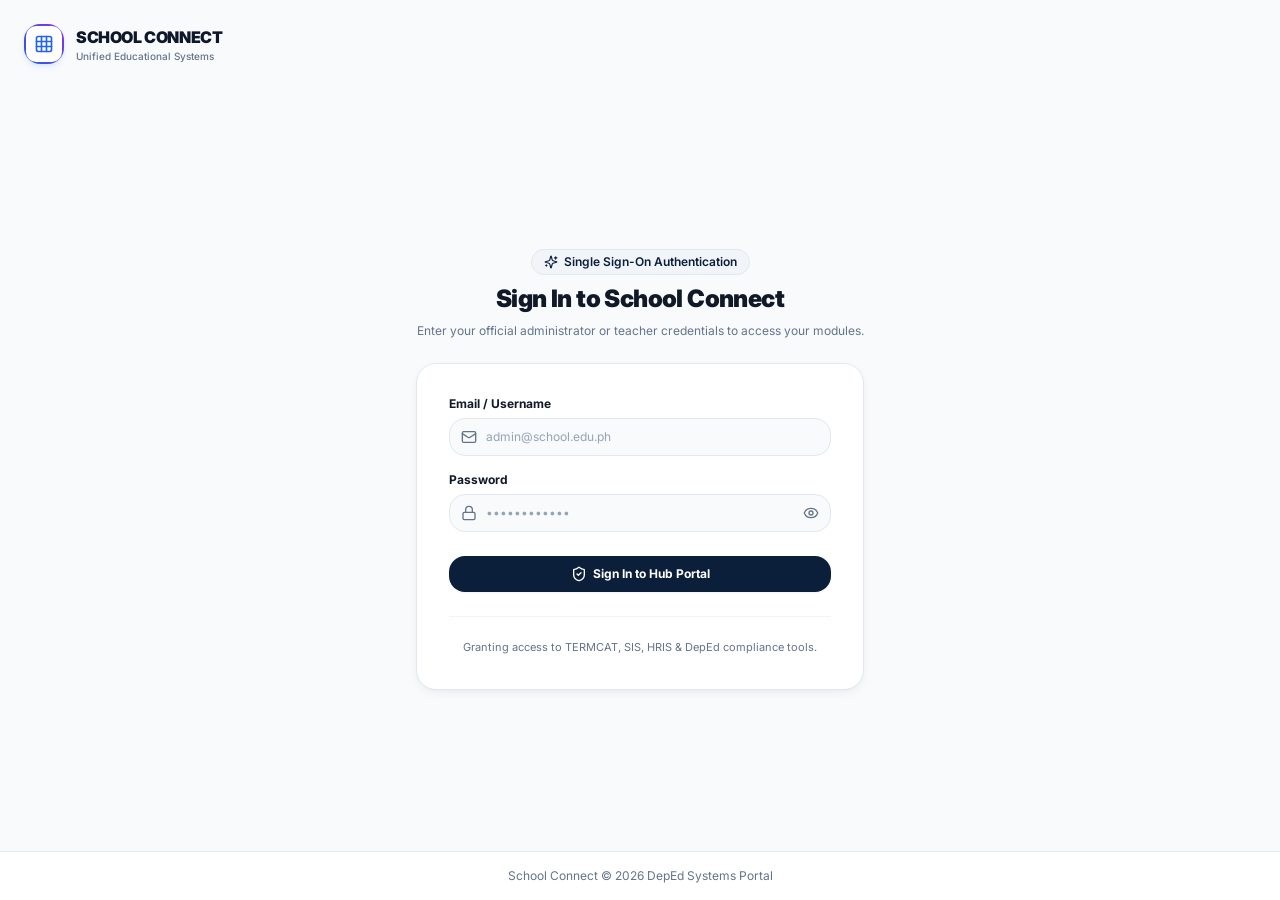
<file: index.html>
<!DOCTYPE html>
<html lang="en">
  <head>
    <meta charset="UTF-8" />
    <link rel="icon" type="image/svg+xml" href="/favicon.svg" />
    <meta name="viewport" content="width=device-width, initial-scale=1.0" />
    <meta name="theme-color" content="#1a56db" />
    <meta name="description" content="TERMCAT - Teacher Data Collection & Consolidation System for public schools in Concepcion, Romblon" />
    <meta name="mobile-web-app-capable" content="yes" />
    <meta name="apple-mobile-web-app-capable" content="yes" />
    <meta name="apple-mobile-web-app-status-bar-style" content="default" />
    <meta name="apple-mobile-web-app-title" content="TERMCAT" />
    <link rel="preconnect" href="https://fonts.googleapis.com" />
    <link rel="preconnect" href="https://fonts.gstatic.com" crossorigin />
    <link href="https://fonts.googleapis.com/css2?family=Inter:wght@300;400;500;600;700;800&display=swap" rel="stylesheet" />
    <title>TERMCAT - Teacher Data Collection & Consolidation System</title>
    <!-- Start Single Page Apps for GitHub Pages -->
    <script type="text/javascript">
      (function(l) {
        if (l.search[1] === '/' ) {
          var decoded = l.search.slice(1).split('&').map(function(s) { 
            return s.replace(/~and~/g, '&')
          }).join('?');
          window.history.replaceState(null, null,
              l.pathname.slice(0, -1) + decoded + l.hash
          );
        }
      }(window.location))
    </script>
    <!-- End Single Page Apps for GitHub Pages -->
    <script type="module" crossorigin src="/assets/index-CL0Epmmt.js"></script>
    <link rel="stylesheet" crossorigin href="/assets/index-CYsH70om.css">
  <link rel="manifest" href="/manifest.webmanifest"><script id="vite-plugin-pwa:register-sw" src="/registerSW.js"></script></head>
  <body>
    <div id="root"></div>
  </body>
</html>
</file>
<file: assets/index-CYsH70om.css>
*,:before,:after{--tw-border-spacing-x: 0;--tw-border-spacing-y: 0;--tw-translate-x: 0;--tw-translate-y: 0;--tw-rotate: 0;--tw-skew-x: 0;--tw-skew-y: 0;--tw-scale-x: 1;--tw-scale-y: 1;--tw-pan-x: ;--tw-pan-y: ;--tw-pinch-zoom: ;--tw-scroll-snap-strictness: proximity;--tw-gradient-from-position: ;--tw-gradient-via-position: ;--tw-gradient-to-position: ;--tw-ordinal: ;--tw-slashed-zero: ;--tw-numeric-figure: ;--tw-numeric-spacing: ;--tw-numeric-fraction: ;--tw-ring-inset: ;--tw-ring-offset-width: 0px;--tw-ring-offset-color: #fff;--tw-ring-color: rgb(59 130 246 / .5);--tw-ring-offset-shadow: 0 0 #0000;--tw-ring-shadow: 0 0 #0000;--tw-shadow: 0 0 #0000;--tw-shadow-colored: 0 0 #0000;--tw-blur: ;--tw-brightness: ;--tw-contrast: ;--tw-grayscale: ;--tw-hue-rotate: ;--tw-invert: ;--tw-saturate: ;--tw-sepia: ;--tw-drop-shadow: ;--tw-backdrop-blur: ;--tw-backdrop-brightness: ;--tw-backdrop-contrast: ;--tw-backdrop-grayscale: ;--tw-backdrop-hue-rotate: ;--tw-backdrop-invert: ;--tw-backdrop-opacity: ;--tw-backdrop-saturate: ;--tw-backdrop-sepia: ;--tw-contain-size: ;--tw-contain-layout: ;--tw-contain-paint: ;--tw-contain-style: }::backdrop{--tw-border-spacing-x: 0;--tw-border-spacing-y: 0;--tw-translate-x: 0;--tw-translate-y: 0;--tw-rotate: 0;--tw-skew-x: 0;--tw-skew-y: 0;--tw-scale-x: 1;--tw-scale-y: 1;--tw-pan-x: ;--tw-pan-y: ;--tw-pinch-zoom: ;--tw-scroll-snap-strictness: proximity;--tw-gradient-from-position: ;--tw-gradient-via-position: ;--tw-gradient-to-position: ;--tw-ordinal: ;--tw-slashed-zero: ;--tw-numeric-figure: ;--tw-numeric-spacing: ;--tw-numeric-fraction: ;--tw-ring-inset: ;--tw-ring-offset-width: 0px;--tw-ring-offset-color: #fff;--tw-ring-color: rgb(59 130 246 / .5);--tw-ring-offset-shadow: 0 0 #0000;--tw-ring-shadow: 0 0 #0000;--tw-shadow: 0 0 #0000;--tw-shadow-colored: 0 0 #0000;--tw-blur: ;--tw-brightness: ;--tw-contrast: ;--tw-grayscale: ;--tw-hue-rotate: ;--tw-invert: ;--tw-saturate: ;--tw-sepia: ;--tw-drop-shadow: ;--tw-backdrop-blur: ;--tw-backdrop-brightness: ;--tw-backdrop-contrast: ;--tw-backdrop-grayscale: ;--tw-backdrop-hue-rotate: ;--tw-backdrop-invert: ;--tw-backdrop-opacity: ;--tw-backdrop-saturate: ;--tw-backdrop-sepia: ;--tw-contain-size: ;--tw-contain-layout: ;--tw-contain-paint: ;--tw-contain-style: }*,:before,:after{box-sizing:border-box;border-width:0;border-style:solid;border-color:#e5e7eb}:before,:after{--tw-content: ""}html,:host{line-height:1.5;-webkit-text-size-adjust:100%;-moz-tab-size:4;-o-tab-size:4;tab-size:4;font-family:Inter,system-ui,-apple-system,sans-serif;font-feature-settings:normal;font-variation-settings:normal;-webkit-tap-highlight-color:transparent}body{margin:0;line-height:inherit}hr{height:0;color:inherit;border-top-width:1px}abbr:where([title]){-webkit-text-decoration:underline dotted;text-decoration:underline dotted}h1,h2,h3,h4,h5,h6{font-size:inherit;font-weight:inherit}a{color:inherit;text-decoration:inherit}b,strong{font-weight:bolder}code,kbd,samp,pre{font-family:ui-monospace,SFMono-Regular,Menlo,Monaco,Consolas,Liberation Mono,Courier New,monospace;font-feature-settings:normal;font-variation-settings:normal;font-size:1em}small{font-size:80%}sub,sup{font-size:75%;line-height:0;position:relative;vertical-align:baseline}sub{bottom:-.25em}sup{top:-.5em}table{text-indent:0;border-color:inherit;border-collapse:collapse}button,input,optgroup,select,textarea{font-family:inherit;font-feature-settings:inherit;font-variation-settings:inherit;font-size:100%;font-weight:inherit;line-height:inherit;letter-spacing:inherit;color:inherit;margin:0;padding:0}button,select{text-transform:none}button,input:where([type=button]),input:where([type=reset]),input:where([type=submit]){-webkit-appearance:button;background-color:transparent;background-image:none}:-moz-focusring{outline:auto}:-moz-ui-invalid{box-shadow:none}progress{vertical-align:baseline}::-webkit-inner-spin-button,::-webkit-outer-spin-button{height:auto}[type=search]{-webkit-appearance:textfield;outline-offset:-2px}::-webkit-search-decoration{-webkit-appearance:none}::-webkit-file-upload-button{-webkit-appearance:button;font:inherit}summary{display:list-item}blockquote,dl,dd,h1,h2,h3,h4,h5,h6,hr,figure,p,pre{margin:0}fieldset{margin:0;padding:0}legend{padding:0}ol,ul,menu{list-style:none;margin:0;padding:0}dialog{padding:0}textarea{resize:vertical}input::-moz-placeholder,textarea::-moz-placeholder{opacity:1;color:#9ca3af}input::placeholder,textarea::placeholder{opacity:1;color:#9ca3af}button,[role=button]{cursor:pointer}:disabled{cursor:default}img,svg,video,canvas,audio,iframe,embed,object{display:block;vertical-align:middle}img,video{max-width:100%;height:auto}[hidden]:where(:not([hidden=until-found])){display:none}html{-webkit-font-smoothing:antialiased;-moz-osx-font-smoothing:grayscale;scroll-behavior:smooth}body{--tw-bg-opacity: 1;background-color:rgb(248 250 252 / var(--tw-bg-opacity, 1));font-family:Inter,system-ui,-apple-system,sans-serif;--tw-text-opacity: 1;color:rgb(15 23 42 / var(--tw-text-opacity, 1))}body *::-moz-selection{background-color:#2563eb33;--tw-text-opacity: 1;color:rgb(26 58 110 / var(--tw-text-opacity, 1))}body *::selection{background-color:#2563eb33;--tw-text-opacity: 1;color:rgb(26 58 110 / var(--tw-text-opacity, 1))}body::-moz-selection{background-color:#2563eb33;--tw-text-opacity: 1;color:rgb(26 58 110 / var(--tw-text-opacity, 1))}body::selection{background-color:#2563eb33;--tw-text-opacity: 1;color:rgb(26 58 110 / var(--tw-text-opacity, 1))}body{min-height:100dvh}*{box-sizing:border-box;--tw-border-opacity: 1;border-color:rgb(226 232 240 / var(--tw-border-opacity, 1))}:focus-visible{outline:2px solid transparent;outline-offset:2px;--tw-ring-offset-shadow: var(--tw-ring-inset) 0 0 0 var(--tw-ring-offset-width) var(--tw-ring-offset-color);--tw-ring-shadow: var(--tw-ring-inset) 0 0 0 calc(2px + var(--tw-ring-offset-width)) var(--tw-ring-color);box-shadow:var(--tw-ring-offset-shadow),var(--tw-ring-shadow),var(--tw-shadow, 0 0 #0000);--tw-ring-color: rgb(37 99 235 / .6);--tw-ring-offset-width: 2px;--tw-ring-offset-color: #fff}::-webkit-scrollbar{width:6px;height:6px}::-webkit-scrollbar-track{background:transparent}::-webkit-scrollbar-thumb{border-radius:9999px;background-color:#cbd5e199;-webkit-transition-property:color,background-color,border-color,text-decoration-color,fill,stroke;transition-property:color,background-color,border-color,text-decoration-color,fill,stroke;transition-timing-function:cubic-bezier(.4,0,.2,1);transition-duration:.15s}::-webkit-scrollbar-thumb:hover{background-color:#94a3b8cc}.sidebar-scroll::-webkit-scrollbar-thumb{background-color:#ffffff1a}.sidebar-scroll::-webkit-scrollbar-thumb:hover{background-color:#fff3}input,select,textarea{font-family:Inter,system-ui,-apple-system,sans-serif}.btn-sm{display:inline-flex;cursor:pointer;-webkit-user-select:none;-moz-user-select:none;user-select:none;align-items:center;justify-content:center;gap:.375rem;border-radius:.75rem;padding:.375rem .75rem;font-size:.75rem;line-height:1rem;font-weight:500;transition-property:all;transition-timing-function:cubic-bezier(.4,0,.2,1);transition-duration:.2s}.btn-sm:focus-visible{outline:2px solid transparent;outline-offset:2px;--tw-ring-offset-shadow: var(--tw-ring-inset) 0 0 0 var(--tw-ring-offset-width) var(--tw-ring-offset-color);--tw-ring-shadow: var(--tw-ring-inset) 0 0 0 calc(2px + var(--tw-ring-offset-width)) var(--tw-ring-color);box-shadow:var(--tw-ring-offset-shadow),var(--tw-ring-shadow),var(--tw-shadow, 0 0 #0000);--tw-ring-opacity: 1;--tw-ring-color: rgb(37 99 235 / var(--tw-ring-opacity, 1));--tw-ring-offset-width: 1px}.btn-sm:disabled{pointer-events:none;cursor:not-allowed;opacity:.5}.btn-md{display:inline-flex;cursor:pointer;-webkit-user-select:none;-moz-user-select:none;user-select:none;align-items:center;justify-content:center;gap:.5rem;border-radius:.75rem;padding:.5rem 1rem;font-size:.875rem;line-height:1.25rem;font-weight:500;transition-property:all;transition-timing-function:cubic-bezier(.4,0,.2,1);transition-duration:.2s}.btn-md:focus-visible{outline:2px solid transparent;outline-offset:2px;--tw-ring-offset-shadow: var(--tw-ring-inset) 0 0 0 var(--tw-ring-offset-width) var(--tw-ring-offset-color);--tw-ring-shadow: var(--tw-ring-inset) 0 0 0 calc(2px + var(--tw-ring-offset-width)) var(--tw-ring-color);box-shadow:var(--tw-ring-offset-shadow),var(--tw-ring-shadow),var(--tw-shadow, 0 0 #0000);--tw-ring-opacity: 1;--tw-ring-color: rgb(37 99 235 / var(--tw-ring-opacity, 1));--tw-ring-offset-width: 1px}.btn-md:disabled{pointer-events:none;cursor:not-allowed;opacity:.5}.btn-lg{display:inline-flex;cursor:pointer;-webkit-user-select:none;-moz-user-select:none;user-select:none;align-items:center;justify-content:center;gap:.5rem;border-radius:.75rem;padding:.625rem 1.25rem;font-size:.875rem;line-height:1.25rem;font-weight:600;transition-property:all;transition-timing-function:cubic-bezier(.4,0,.2,1);transition-duration:.2s}.btn-lg:focus-visible{outline:2px solid transparent;outline-offset:2px;--tw-ring-offset-shadow: var(--tw-ring-inset) 0 0 0 var(--tw-ring-offset-width) var(--tw-ring-offset-color);--tw-ring-shadow: var(--tw-ring-inset) 0 0 0 calc(2px + var(--tw-ring-offset-width)) var(--tw-ring-color);box-shadow:var(--tw-ring-offset-shadow),var(--tw-ring-shadow),var(--tw-shadow, 0 0 #0000);--tw-ring-opacity: 1;--tw-ring-color: rgb(37 99 235 / var(--tw-ring-opacity, 1));--tw-ring-offset-width: 1px}.btn-lg:disabled{pointer-events:none;cursor:not-allowed;opacity:.5}.btn-primary{--tw-bg-opacity: 1;background-color:rgb(26 58 110 / var(--tw-bg-opacity, 1));--tw-text-opacity: 1;color:rgb(255 255 255 / var(--tw-text-opacity, 1));--tw-shadow: 0 1px 2px 0 rgb(0 0 0 / .05);--tw-shadow-colored: 0 1px 2px 0 var(--tw-shadow-color);box-shadow:var(--tw-ring-offset-shadow, 0 0 #0000),var(--tw-ring-shadow, 0 0 #0000),var(--tw-shadow)}.btn-primary:hover{--tw-bg-opacity: 1;background-color:rgb(15 36 68 / var(--tw-bg-opacity, 1));--tw-shadow: 0 4px 12px -2px rgb(15 23 42 / .06), 0 2px 4px -2px rgb(15 23 42 / .04);--tw-shadow-colored: 0 4px 12px -2px var(--tw-shadow-color), 0 2px 4px -2px var(--tw-shadow-color);box-shadow:var(--tw-ring-offset-shadow, 0 0 #0000),var(--tw-ring-shadow, 0 0 #0000),var(--tw-shadow)}.btn-primary:active{--tw-scale-x: .98;--tw-scale-y: .98;transform:translate(var(--tw-translate-x),var(--tw-translate-y)) rotate(var(--tw-rotate)) skew(var(--tw-skew-x)) skewY(var(--tw-skew-y)) scaleX(var(--tw-scale-x)) scaleY(var(--tw-scale-y))}.btn-secondary{border-width:1px;--tw-border-opacity: 1;border-color:rgb(226 232 240 / var(--tw-border-opacity, 1));--tw-bg-opacity: 1;background-color:rgb(255 255 255 / var(--tw-bg-opacity, 1));--tw-text-opacity: 1;color:rgb(15 23 42 / var(--tw-text-opacity, 1));--tw-shadow: 0 1px 2px 0 rgb(0 0 0 / .03), 0 1px 3px -1px rgb(0 0 0 / .05);--tw-shadow-colored: 0 1px 2px 0 var(--tw-shadow-color), 0 1px 3px -1px var(--tw-shadow-color);box-shadow:var(--tw-ring-offset-shadow, 0 0 #0000),var(--tw-ring-shadow, 0 0 #0000),var(--tw-shadow)}.btn-secondary:hover{--tw-border-opacity: 1;border-color:rgb(203 213 225 / var(--tw-border-opacity, 1));--tw-bg-opacity: 1;background-color:rgb(241 245 249 / var(--tw-bg-opacity, 1))}.btn-secondary:active{--tw-scale-x: .98;--tw-scale-y: .98;transform:translate(var(--tw-translate-x),var(--tw-translate-y)) rotate(var(--tw-rotate)) skew(var(--tw-skew-x)) skewY(var(--tw-skew-y)) scaleX(var(--tw-scale-x)) scaleY(var(--tw-scale-y))}.btn-danger{--tw-bg-opacity: 1;background-color:rgb(220 38 38 / var(--tw-bg-opacity, 1));--tw-text-opacity: 1;color:rgb(255 255 255 / var(--tw-text-opacity, 1));--tw-shadow: 0 1px 2px 0 rgb(0 0 0 / .05);--tw-shadow-colored: 0 1px 2px 0 var(--tw-shadow-color);box-shadow:var(--tw-ring-offset-shadow, 0 0 #0000),var(--tw-ring-shadow, 0 0 #0000),var(--tw-shadow)}.btn-danger:hover{--tw-bg-opacity: 1;background-color:rgb(185 28 28 / var(--tw-bg-opacity, 1))}.btn-danger:active{--tw-scale-x: .98;--tw-scale-y: .98;transform:translate(var(--tw-translate-x),var(--tw-translate-y)) rotate(var(--tw-rotate)) skew(var(--tw-skew-x)) skewY(var(--tw-skew-y)) scaleX(var(--tw-scale-x)) scaleY(var(--tw-scale-y))}.btn-ghost{--tw-text-opacity: 1;color:rgb(71 85 105 / var(--tw-text-opacity, 1))}.btn-ghost:hover{--tw-bg-opacity: 1;background-color:rgb(241 245 249 / var(--tw-bg-opacity, 1));--tw-text-opacity: 1;color:rgb(15 23 42 / var(--tw-text-opacity, 1))}.btn-ghost:active{--tw-scale-x: .98;--tw-scale-y: .98;transform:translate(var(--tw-translate-x),var(--tw-translate-y)) rotate(var(--tw-rotate)) skew(var(--tw-skew-x)) skewY(var(--tw-skew-y)) scaleX(var(--tw-scale-x)) scaleY(var(--tw-scale-y))}.btn-success{--tw-bg-opacity: 1;background-color:rgb(22 163 74 / var(--tw-bg-opacity, 1));--tw-text-opacity: 1;color:rgb(255 255 255 / var(--tw-text-opacity, 1));--tw-shadow: 0 1px 2px 0 rgb(0 0 0 / .05);--tw-shadow-colored: 0 1px 2px 0 var(--tw-shadow-color);box-shadow:var(--tw-ring-offset-shadow, 0 0 #0000),var(--tw-ring-shadow, 0 0 #0000),var(--tw-shadow)}.btn-success:hover{--tw-bg-opacity: 1;background-color:rgb(21 128 61 / var(--tw-bg-opacity, 1))}.btn-success:active{--tw-scale-x: .98;--tw-scale-y: .98;transform:translate(var(--tw-translate-x),var(--tw-translate-y)) rotate(var(--tw-rotate)) skew(var(--tw-skew-x)) skewY(var(--tw-skew-y)) scaleX(var(--tw-scale-x)) scaleY(var(--tw-scale-y))}.form-input{width:100%;border-radius:.75rem;border-width:1px;--tw-border-opacity: 1;border-color:rgb(226 232 240 / var(--tw-border-opacity, 1));--tw-bg-opacity: 1;background-color:rgb(255 255 255 / var(--tw-bg-opacity, 1));padding:.625rem .875rem;font-size:.875rem;line-height:1.25rem;--tw-text-opacity: 1;color:rgb(15 23 42 / var(--tw-text-opacity, 1))}.form-input::-moz-placeholder{--tw-placeholder-opacity: 1;color:rgb(148 163 184 / var(--tw-placeholder-opacity, 1))}.form-input::placeholder{--tw-placeholder-opacity: 1;color:rgb(148 163 184 / var(--tw-placeholder-opacity, 1))}.form-input{transition-property:all;transition-timing-function:cubic-bezier(.4,0,.2,1);transition-duration:.15s}.form-input:focus{--tw-border-opacity: 1;border-color:rgb(37 99 235 / var(--tw-border-opacity, 1));outline:2px solid transparent;outline-offset:2px;--tw-ring-offset-shadow: var(--tw-ring-inset) 0 0 0 var(--tw-ring-offset-width) var(--tw-ring-offset-color);--tw-ring-shadow: var(--tw-ring-inset) 0 0 0 calc(2px + var(--tw-ring-offset-width)) var(--tw-ring-color);box-shadow:var(--tw-ring-offset-shadow),var(--tw-ring-shadow),var(--tw-shadow, 0 0 #0000);--tw-ring-color: rgb(37 99 235 / .2)}.form-input:disabled{--tw-border-opacity: 1;border-color:rgb(226 232 240 / var(--tw-border-opacity, 1));--tw-bg-opacity: 1;background-color:rgb(241 245 249 / var(--tw-bg-opacity, 1));--tw-text-opacity: 1;color:rgb(71 85 105 / var(--tw-text-opacity, 1))}.form-select{width:100%;cursor:pointer;-webkit-appearance:none;-moz-appearance:none;appearance:none;border-radius:.75rem;border-width:1px;--tw-border-opacity: 1;border-color:rgb(226 232 240 / var(--tw-border-opacity, 1));--tw-bg-opacity: 1;background-color:rgb(255 255 255 / var(--tw-bg-opacity, 1));padding:.625rem 2.5rem .625rem .875rem;font-size:.875rem;line-height:1.25rem;--tw-text-opacity: 1;color:rgb(15 23 42 / var(--tw-text-opacity, 1))}.form-select::-moz-placeholder{--tw-placeholder-opacity: 1;color:rgb(148 163 184 / var(--tw-placeholder-opacity, 1))}.form-select::placeholder{--tw-placeholder-opacity: 1;color:rgb(148 163 184 / var(--tw-placeholder-opacity, 1))}.form-select{transition-property:all;transition-timing-function:cubic-bezier(.4,0,.2,1);transition-duration:.15s}.form-select:focus{--tw-border-opacity: 1;border-color:rgb(37 99 235 / var(--tw-border-opacity, 1));outline:2px solid transparent;outline-offset:2px;--tw-ring-offset-shadow: var(--tw-ring-inset) 0 0 0 var(--tw-ring-offset-width) var(--tw-ring-offset-color);--tw-ring-shadow: var(--tw-ring-inset) 0 0 0 calc(2px + var(--tw-ring-offset-width)) var(--tw-ring-color);box-shadow:var(--tw-ring-offset-shadow),var(--tw-ring-shadow),var(--tw-shadow, 0 0 #0000);--tw-ring-color: rgb(37 99 235 / .2)}.form-select:disabled{--tw-border-opacity: 1;border-color:rgb(226 232 240 / var(--tw-border-opacity, 1));--tw-bg-opacity: 1;background-color:rgb(241 245 249 / var(--tw-bg-opacity, 1));--tw-text-opacity: 1;color:rgb(71 85 105 / var(--tw-text-opacity, 1))}.form-select{background-image:url("data:image/svg+xml,%3Csvg xmlns='http://www.w3.org/2000/svg' width='16' height='16' viewBox='0 0 24 24' fill='none' stroke='%2364748b' stroke-width='2' stroke-linecap='round' stroke-linejoin='round'%3E%3Cpath d='m6 9 6 6 6-6'/%3E%3C/svg%3E");background-repeat:no-repeat;background-position:right 12px center}.form-textarea{width:100%;resize:none;border-radius:.75rem;border-width:1px;--tw-border-opacity: 1;border-color:rgb(226 232 240 / var(--tw-border-opacity, 1));--tw-bg-opacity: 1;background-color:rgb(255 255 255 / var(--tw-bg-opacity, 1));padding:.625rem .875rem;font-size:.875rem;line-height:1.25rem;line-height:1.625;--tw-text-opacity: 1;color:rgb(15 23 42 / var(--tw-text-opacity, 1))}.form-textarea::-moz-placeholder{--tw-placeholder-opacity: 1;color:rgb(148 163 184 / var(--tw-placeholder-opacity, 1))}.form-textarea::placeholder{--tw-placeholder-opacity: 1;color:rgb(148 163 184 / var(--tw-placeholder-opacity, 1))}.form-textarea{transition-property:all;transition-timing-function:cubic-bezier(.4,0,.2,1);transition-duration:.15s}.form-textarea:focus{--tw-border-opacity: 1;border-color:rgb(37 99 235 / var(--tw-border-opacity, 1));outline:2px solid transparent;outline-offset:2px;--tw-ring-offset-shadow: var(--tw-ring-inset) 0 0 0 var(--tw-ring-offset-width) var(--tw-ring-offset-color);--tw-ring-shadow: var(--tw-ring-inset) 0 0 0 calc(2px + var(--tw-ring-offset-width)) var(--tw-ring-color);box-shadow:var(--tw-ring-offset-shadow),var(--tw-ring-shadow),var(--tw-shadow, 0 0 #0000);--tw-ring-color: rgb(37 99 235 / .2)}.form-textarea:disabled{--tw-border-opacity: 1;border-color:rgb(226 232 240 / var(--tw-border-opacity, 1));--tw-bg-opacity: 1;background-color:rgb(241 245 249 / var(--tw-bg-opacity, 1));--tw-text-opacity: 1;color:rgb(71 85 105 / var(--tw-text-opacity, 1))}.form-label{margin-bottom:.375rem;display:block;font-size:.75rem;line-height:1rem;font-weight:600;text-transform:uppercase;letter-spacing:.05em;--tw-text-opacity: 1;color:rgb(71 85 105 / var(--tw-text-opacity, 1))}.form-error{margin-top:.25rem;display:flex;align-items:center;gap:.25rem;font-size:.75rem;line-height:1rem;font-weight:500;--tw-text-opacity: 1;color:rgb(220 38 38 / var(--tw-text-opacity, 1))}.form-hint{margin-top:.25rem;font-size:.75rem;line-height:1rem;--tw-text-opacity: 1;color:rgb(148 163 184 / var(--tw-text-opacity, 1))}.card{border-radius:1rem;border-width:1px;border-color:#e2e8f0cc;--tw-bg-opacity: 1;background-color:rgb(255 255 255 / var(--tw-bg-opacity, 1));--tw-shadow: 0 1px 2px 0 rgb(0 0 0 / .03), 0 1px 3px -1px rgb(0 0 0 / .05);--tw-shadow-colored: 0 1px 2px 0 var(--tw-shadow-color), 0 1px 3px -1px var(--tw-shadow-color);box-shadow:var(--tw-ring-offset-shadow, 0 0 #0000),var(--tw-ring-shadow, 0 0 #0000),var(--tw-shadow);transition-property:all;transition-timing-function:cubic-bezier(.4,0,.2,1);transition-duration:.2s}.card-hover:hover{--tw-border-opacity: 1;border-color:rgb(203 213 225 / var(--tw-border-opacity, 1));--tw-shadow: 0 4px 12px -2px rgb(15 23 42 / .06), 0 2px 4px -2px rgb(15 23 42 / .04);--tw-shadow-colored: 0 4px 12px -2px var(--tw-shadow-color), 0 2px 4px -2px var(--tw-shadow-color);box-shadow:var(--tw-ring-offset-shadow, 0 0 #0000),var(--tw-ring-shadow, 0 0 #0000),var(--tw-shadow)}.badge{display:inline-flex;align-items:center;gap:.375rem;border-radius:9999px;padding:.25rem .625rem;font-size:.75rem;line-height:1rem;font-weight:600;letter-spacing:-.025em}.badge-submitted{display:inline-flex;align-items:center;gap:.375rem;border-radius:9999px;border-width:1px;border-color:#bfdbfe99;--tw-bg-opacity: 1;background-color:rgb(239 246 255 / var(--tw-bg-opacity, 1));padding:.25rem .625rem;font-size:.75rem;line-height:1rem;font-weight:600;letter-spacing:-.025em;--tw-text-opacity: 1;color:rgb(29 78 216 / var(--tw-text-opacity, 1))}.badge-reviewed{display:inline-flex;align-items:center;gap:.375rem;border-radius:9999px;border-width:1px;border-color:#fde68a99;--tw-bg-opacity: 1;background-color:rgb(255 251 235 / var(--tw-bg-opacity, 1));padding:.25rem .625rem;font-size:.75rem;line-height:1rem;font-weight:600;letter-spacing:-.025em;--tw-text-opacity: 1;color:rgb(180 83 9 / var(--tw-text-opacity, 1))}.badge-returned{display:inline-flex;align-items:center;gap:.375rem;border-radius:9999px;border-width:1px;border-color:#fecaca99;--tw-bg-opacity: 1;background-color:rgb(254 242 242 / var(--tw-bg-opacity, 1));padding:.25rem .625rem;font-size:.75rem;line-height:1rem;font-weight:600;letter-spacing:-.025em;--tw-text-opacity: 1;color:rgb(185 28 28 / var(--tw-text-opacity, 1))}.badge-finalized{display:inline-flex;align-items:center;gap:.375rem;border-radius:9999px;border-width:1px;border-color:#a7f3d099;--tw-bg-opacity: 1;background-color:rgb(236 253 245 / var(--tw-bg-opacity, 1));padding:.25rem .625rem;font-size:.75rem;line-height:1rem;font-weight:600;letter-spacing:-.025em;--tw-text-opacity: 1;color:rgb(4 120 87 / var(--tw-text-opacity, 1))}.data-table{width:100%;border-collapse:collapse;text-align:left;font-size:.875rem;line-height:1.25rem}.data-table thead tr{border-bottom-width:1px;--tw-border-opacity: 1;border-color:rgb(226 232 240 / var(--tw-border-opacity, 1));background-color:#f8fafccc}.data-table thead th{white-space:nowrap;padding:.875rem 1rem;font-size:.75rem;line-height:1rem;font-weight:700;text-transform:uppercase;letter-spacing:.05em;--tw-text-opacity: 1;color:rgb(100 116 139 / var(--tw-text-opacity, 1))}.data-table tbody tr{border-bottom-width:1px;--tw-border-opacity: 1;border-color:rgb(241 245 249 / var(--tw-border-opacity, 1));transition-property:color,background-color,border-color,text-decoration-color,fill,stroke;transition-timing-function:cubic-bezier(.4,0,.2,1);transition-duration:.15s}.data-table tbody tr:last-child{border-width:0px}.data-table tbody tr:hover{background-color:#f8fafc99}.data-table tbody td{padding:.875rem 1rem;vertical-align:middle;--tw-text-opacity: 1;color:rgb(15 23 42 / var(--tw-text-opacity, 1))}.section-title{font-size:1rem;line-height:1.5rem;font-weight:700;letter-spacing:-.025em;--tw-text-opacity: 1;color:rgb(15 23 42 / var(--tw-text-opacity, 1))}.page-title{font-size:1.5rem;line-height:2rem;font-weight:800;letter-spacing:-.025em;--tw-text-opacity: 1;color:rgb(15 23 42 / var(--tw-text-opacity, 1))}.divider{border-top-width:1px;--tw-border-opacity: 1;border-color:rgb(226 232 240 / var(--tw-border-opacity, 1))}.skeleton{animation:pulse 2s cubic-bezier(.4,0,.6,1) infinite;border-radius:.5rem;background-color:#e2e8f0b3}.pointer-events-none{pointer-events:none}.fixed{position:fixed}.absolute{position:absolute}.relative{position:relative}.sticky{position:sticky}.inset-0{top:0;right:0;bottom:0;left:0}.-right-1\.5{right:-.375rem}.-top-1\.5{top:-.375rem}.bottom-0{bottom:0}.bottom-4{bottom:1rem}.bottom-full{bottom:100%}.left-0{left:0}.left-1\/2{left:50%}.left-2\.5{left:.625rem}.left-3{left:.75rem}.left-3\.5{left:.875rem}.left-full{left:100%}.right-0{right:0}.right-3{right:.75rem}.right-3\.5{right:.875rem}.right-4{right:1rem}.right-full{right:100%}.top-0{top:0}.top-1\/2{top:50%}.top-3{top:.75rem}.top-full{top:100%}.z-10{z-index:10}.z-30{z-index:30}.z-40{z-index:40}.z-50{z-index:50}.z-\[60\]{z-index:60}.mx-2{margin-left:.5rem;margin-right:.5rem}.mx-auto{margin-left:auto;margin-right:auto}.my-2{margin-top:.5rem;margin-bottom:.5rem}.my-8{margin-top:2rem;margin-bottom:2rem}.my-auto{margin-top:auto;margin-bottom:auto}.-mt-0\.5{margin-top:-.125rem}.mb-0{margin-bottom:0}.mb-1{margin-bottom:.25rem}.mb-1\.5{margin-bottom:.375rem}.mb-2{margin-bottom:.5rem}.mb-3{margin-bottom:.75rem}.mb-4{margin-bottom:1rem}.mb-5{margin-bottom:1.25rem}.mb-6{margin-bottom:1.5rem}.mb-8{margin-bottom:2rem}.ml-0\.5{margin-left:.125rem}.ml-1{margin-left:.25rem}.ml-1\.5{margin-left:.375rem}.ml-2{margin-left:.5rem}.ml-3{margin-left:.75rem}.ml-auto{margin-left:auto}.mr-1\.5{margin-right:.375rem}.mt-0\.5{margin-top:.125rem}.mt-1{margin-top:.25rem}.mt-1\.5{margin-top:.375rem}.mt-2{margin-top:.5rem}.mt-3{margin-top:.75rem}.mt-4{margin-top:1rem}.mt-6{margin-top:1.5rem}.mt-8{margin-top:2rem}.mt-auto{margin-top:auto}.block{display:block}.inline-block{display:inline-block}.flex{display:flex}.inline-flex{display:inline-flex}.table{display:table}.grid{display:grid}.hidden{display:none}.h-0\.5{height:.125rem}.h-1{height:.25rem}.h-1\.5{height:.375rem}.h-10{height:2.5rem}.h-11{height:2.75rem}.h-12{height:3rem}.h-14{height:3.5rem}.h-16{height:4rem}.h-2{height:.5rem}.h-20{height:5rem}.h-3{height:.75rem}.h-3\.5{height:.875rem}.h-4{height:1rem}.h-5{height:1.25rem}.h-6{height:1.5rem}.h-7{height:1.75rem}.h-8{height:2rem}.h-9{height:2.25rem}.h-\[400px\]{height:400px}.h-\[500px\]{height:500px}.h-full{height:100%}.max-h-48{max-height:12rem}.max-h-60{max-height:15rem}.max-h-96{max-height:24rem}.max-h-\[380px\]{max-height:380px}.max-h-\[75vh\]{max-height:75vh}.max-h-\[80vh\]{max-height:80vh}.max-h-\[92vh\]{max-height:92vh}.min-h-\[100px\]{min-height:100px}.min-h-\[120px\]{min-height:120px}.min-h-\[20px\]{min-height:20px}.min-h-\[28px\]{min-height:28px}.min-h-\[36px\]{min-height:36px}.min-h-\[400px\]{min-height:400px}.min-h-\[44px\]{min-height:44px}.min-h-\[90px\]{min-height:90px}.min-h-dvh{min-height:100dvh}.min-h-screen{min-height:100vh}.w-1{width:.25rem}.w-1\.5{width:.375rem}.w-10{width:2.5rem}.w-11{width:2.75rem}.w-12{width:3rem}.w-14{width:3.5rem}.w-16{width:4rem}.w-2{width:.5rem}.w-20{width:5rem}.w-28{width:7rem}.w-3{width:.75rem}.w-3\.5{width:.875rem}.w-32{width:8rem}.w-4{width:1rem}.w-44{width:11rem}.w-5{width:1.25rem}.w-6{width:1.5rem}.w-60{width:15rem}.w-64{width:16rem}.w-7{width:1.75rem}.w-8{width:2rem}.w-80{width:20rem}.w-9{width:2.25rem}.w-\[1px\]{width:1px}.w-\[400px\]{width:400px}.w-\[500px\]{width:500px}.w-full{width:100%}.min-w-0{min-width:0px}.min-w-\[200px\]{min-width:200px}.min-w-\[28px\]{min-width:28px}.min-w-\[36px\]{min-width:36px}.min-w-\[44px\]{min-width:44px}.max-w-2xl{max-width:42rem}.max-w-4xl{max-width:56rem}.max-w-5xl{max-width:64rem}.max-w-6xl{max-width:72rem}.max-w-7xl{max-width:80rem}.max-w-\[120px\]{max-width:120px}.max-w-\[130px\]{max-width:130px}.max-w-\[160px\]{max-width:160px}.max-w-\[180px\]{max-width:180px}.max-w-\[200px\]{max-width:200px}.max-w-\[80vw\]{max-width:80vw}.max-w-\[85vw\]{max-width:85vw}.max-w-full{max-width:100%}.max-w-lg{max-width:32rem}.max-w-md{max-width:28rem}.max-w-sm{max-width:24rem}.max-w-xs{max-width:20rem}.flex-1{flex:1 1 0%}.flex-shrink-0,.shrink-0{flex-shrink:0}.border-collapse{border-collapse:collapse}.-translate-x-1\/2{--tw-translate-x: -50%;transform:translate(var(--tw-translate-x),var(--tw-translate-y)) rotate(var(--tw-rotate)) skew(var(--tw-skew-x)) skewY(var(--tw-skew-y)) scaleX(var(--tw-scale-x)) scaleY(var(--tw-scale-y))}.-translate-y-1\/2{--tw-translate-y: -50%;transform:translate(var(--tw-translate-x),var(--tw-translate-y)) rotate(var(--tw-rotate)) skew(var(--tw-skew-x)) skewY(var(--tw-skew-y)) scaleX(var(--tw-scale-x)) scaleY(var(--tw-scale-y))}.translate-x-1{--tw-translate-x: .25rem;transform:translate(var(--tw-translate-x),var(--tw-translate-y)) rotate(var(--tw-rotate)) skew(var(--tw-skew-x)) skewY(var(--tw-skew-y)) scaleX(var(--tw-scale-x)) scaleY(var(--tw-scale-y))}.translate-x-6{--tw-translate-x: 1.5rem;transform:translate(var(--tw-translate-x),var(--tw-translate-y)) rotate(var(--tw-rotate)) skew(var(--tw-skew-x)) skewY(var(--tw-skew-y)) scaleX(var(--tw-scale-x)) scaleY(var(--tw-scale-y))}.rotate-180{--tw-rotate: 180deg;transform:translate(var(--tw-translate-x),var(--tw-translate-y)) rotate(var(--tw-rotate)) skew(var(--tw-skew-x)) skewY(var(--tw-skew-y)) scaleX(var(--tw-scale-x)) scaleY(var(--tw-scale-y))}.transform{transform:translate(var(--tw-translate-x),var(--tw-translate-y)) rotate(var(--tw-rotate)) skew(var(--tw-skew-x)) skewY(var(--tw-skew-y)) scaleX(var(--tw-scale-x)) scaleY(var(--tw-scale-y))}@keyframes fadeIn{0%{opacity:0}to{opacity:1}}.animate-fade-in{animation:fadeIn .2s ease-out}@keyframes ping{75%,to{transform:scale(2);opacity:0}}.animate-ping{animation:ping 1s cubic-bezier(0,0,.2,1) infinite}@keyframes pulse{50%{opacity:.5}}.animate-pulse{animation:pulse 2s cubic-bezier(.4,0,.6,1) infinite}@keyframes slideUp{0%{transform:translateY(8px);opacity:0}to{transform:translateY(0);opacity:1}}.animate-slide-up{animation:slideUp .3s ease-out}@keyframes spin{to{transform:rotate(360deg)}}.animate-spin{animation:spin 1s linear infinite}.cursor-not-allowed{cursor:not-allowed}.cursor-pointer{cursor:pointer}.select-none{-webkit-user-select:none;-moz-user-select:none;user-select:none}.select-all{-webkit-user-select:all;-moz-user-select:all;user-select:all}.list-inside{list-style-position:inside}.list-decimal{list-style-type:decimal}.grid-cols-1{grid-template-columns:repeat(1,minmax(0,1fr))}.grid-cols-2{grid-template-columns:repeat(2,minmax(0,1fr))}.grid-cols-3{grid-template-columns:repeat(3,minmax(0,1fr))}.flex-col{flex-direction:column}.flex-wrap{flex-wrap:wrap}.items-start{align-items:flex-start}.items-center{align-items:center}.justify-end{justify-content:flex-end}.justify-center{justify-content:center}.justify-between{justify-content:space-between}.gap-0\.5{gap:.125rem}.gap-1{gap:.25rem}.gap-1\.5{gap:.375rem}.gap-2{gap:.5rem}.gap-2\.5{gap:.625rem}.gap-3{gap:.75rem}.gap-3\.5{gap:.875rem}.gap-4{gap:1rem}.gap-5{gap:1.25rem}.gap-6{gap:1.5rem}.space-y-0\.5>:not([hidden])~:not([hidden]){--tw-space-y-reverse: 0;margin-top:calc(.125rem * calc(1 - var(--tw-space-y-reverse)));margin-bottom:calc(.125rem * var(--tw-space-y-reverse))}.space-y-1>:not([hidden])~:not([hidden]){--tw-space-y-reverse: 0;margin-top:calc(.25rem * calc(1 - var(--tw-space-y-reverse)));margin-bottom:calc(.25rem * var(--tw-space-y-reverse))}.space-y-1\.5>:not([hidden])~:not([hidden]){--tw-space-y-reverse: 0;margin-top:calc(.375rem * calc(1 - var(--tw-space-y-reverse)));margin-bottom:calc(.375rem * var(--tw-space-y-reverse))}.space-y-10>:not([hidden])~:not([hidden]){--tw-space-y-reverse: 0;margin-top:calc(2.5rem * calc(1 - var(--tw-space-y-reverse)));margin-bottom:calc(2.5rem * var(--tw-space-y-reverse))}.space-y-2>:not([hidden])~:not([hidden]){--tw-space-y-reverse: 0;margin-top:calc(.5rem * calc(1 - var(--tw-space-y-reverse)));margin-bottom:calc(.5rem * var(--tw-space-y-reverse))}.space-y-3>:not([hidden])~:not([hidden]){--tw-space-y-reverse: 0;margin-top:calc(.75rem * calc(1 - var(--tw-space-y-reverse)));margin-bottom:calc(.75rem * var(--tw-space-y-reverse))}.space-y-4>:not([hidden])~:not([hidden]){--tw-space-y-reverse: 0;margin-top:calc(1rem * calc(1 - var(--tw-space-y-reverse)));margin-bottom:calc(1rem * var(--tw-space-y-reverse))}.space-y-5>:not([hidden])~:not([hidden]){--tw-space-y-reverse: 0;margin-top:calc(1.25rem * calc(1 - var(--tw-space-y-reverse)));margin-bottom:calc(1.25rem * var(--tw-space-y-reverse))}.space-y-6>:not([hidden])~:not([hidden]){--tw-space-y-reverse: 0;margin-top:calc(1.5rem * calc(1 - var(--tw-space-y-reverse)));margin-bottom:calc(1.5rem * var(--tw-space-y-reverse))}.space-y-8>:not([hidden])~:not([hidden]){--tw-space-y-reverse: 0;margin-top:calc(2rem * calc(1 - var(--tw-space-y-reverse)));margin-bottom:calc(2rem * var(--tw-space-y-reverse))}.divide-x>:not([hidden])~:not([hidden]){--tw-divide-x-reverse: 0;border-right-width:calc(1px * var(--tw-divide-x-reverse));border-left-width:calc(1px * calc(1 - var(--tw-divide-x-reverse)))}.divide-y>:not([hidden])~:not([hidden]){--tw-divide-y-reverse: 0;border-top-width:calc(1px * calc(1 - var(--tw-divide-y-reverse)));border-bottom-width:calc(1px * var(--tw-divide-y-reverse))}.divide-slate-100>:not([hidden])~:not([hidden]){--tw-divide-opacity: 1;border-color:rgb(241 245 249 / var(--tw-divide-opacity, 1))}.divide-surface-border>:not([hidden])~:not([hidden]){--tw-divide-opacity: 1;border-color:rgb(226 232 240 / var(--tw-divide-opacity, 1))}.self-start{align-self:flex-start}.self-end{align-self:flex-end}.overflow-hidden{overflow:hidden}.overflow-x-auto{overflow-x:auto}.overflow-y-auto{overflow-y:auto}.overflow-x-hidden{overflow-x:hidden}.truncate{overflow:hidden;text-overflow:ellipsis;white-space:nowrap}.whitespace-nowrap{white-space:nowrap}.whitespace-pre-wrap{white-space:pre-wrap}.rounded{border-radius:.5rem}.rounded-2xl{border-radius:1.25rem}.rounded-\[10px\]{border-radius:10px}.rounded-full{border-radius:9999px}.rounded-lg{border-radius:.75rem}.rounded-md{border-radius:.5rem}.rounded-xl{border-radius:1rem}.rounded-t-xl{border-top-left-radius:1rem;border-top-right-radius:1rem}.border{border-width:1px}.border-2{border-width:2px}.border-b{border-bottom-width:1px}.border-b-2{border-bottom-width:2px}.border-l-4{border-left-width:4px}.border-r{border-right-width:1px}.border-t{border-top-width:1px}.border-dashed{border-style:dashed}.border-\[\#0B1F3A\]\/30{border-color:#0b1f3a4d}.border-\[\#E2E8F0\]{--tw-border-opacity: 1;border-color:rgb(226 232 240 / var(--tw-border-opacity, 1))}.border-amber-100{--tw-border-opacity: 1;border-color:rgb(254 243 199 / var(--tw-border-opacity, 1))}.border-amber-200{--tw-border-opacity: 1;border-color:rgb(253 230 138 / var(--tw-border-opacity, 1))}.border-amber-300{--tw-border-opacity: 1;border-color:rgb(252 211 77 / var(--tw-border-opacity, 1))}.border-black{--tw-border-opacity: 1;border-color:rgb(0 0 0 / var(--tw-border-opacity, 1))}.border-blue-100{--tw-border-opacity: 1;border-color:rgb(219 234 254 / var(--tw-border-opacity, 1))}.border-blue-200{--tw-border-opacity: 1;border-color:rgb(191 219 254 / var(--tw-border-opacity, 1))}.border-blue-200\/60{border-color:#bfdbfe99}.border-blue-200\/80{border-color:#bfdbfecc}.border-blue-300{--tw-border-opacity: 1;border-color:rgb(147 197 253 / var(--tw-border-opacity, 1))}.border-blue-400\/20{border-color:#60a5fa33}.border-blue-400\/30{border-color:#60a5fa4d}.border-deped-blue{--tw-border-opacity: 1;border-color:rgb(26 58 110 / var(--tw-border-opacity, 1))}.border-deped-blue\/20{border-color:#1a3a6e33}.border-deped-blue\/30{border-color:#1a3a6e4d}.border-deped-blue\/40{border-color:#1a3a6e66}.border-deped-gold{--tw-border-opacity: 1;border-color:rgb(217 119 6 / var(--tw-border-opacity, 1))}.border-deped-green{--tw-border-opacity: 1;border-color:rgb(22 163 74 / var(--tw-border-opacity, 1))}.border-deped-red{--tw-border-opacity: 1;border-color:rgb(220 38 38 / var(--tw-border-opacity, 1))}.border-emerald-100{--tw-border-opacity: 1;border-color:rgb(209 250 229 / var(--tw-border-opacity, 1))}.border-emerald-200{--tw-border-opacity: 1;border-color:rgb(167 243 208 / var(--tw-border-opacity, 1))}.border-emerald-200\/90{border-color:#a7f3d0e6}.border-emerald-300{--tw-border-opacity: 1;border-color:rgb(110 231 183 / var(--tw-border-opacity, 1))}.border-red-100{--tw-border-opacity: 1;border-color:rgb(254 226 226 / var(--tw-border-opacity, 1))}.border-red-200{--tw-border-opacity: 1;border-color:rgb(254 202 202 / var(--tw-border-opacity, 1))}.border-red-200\/80{border-color:#fecacacc}.border-red-300{--tw-border-opacity: 1;border-color:rgb(252 165 165 / var(--tw-border-opacity, 1))}.border-rose-200{--tw-border-opacity: 1;border-color:rgb(254 205 211 / var(--tw-border-opacity, 1))}.border-slate-100{--tw-border-opacity: 1;border-color:rgb(241 245 249 / var(--tw-border-opacity, 1))}.border-slate-200{--tw-border-opacity: 1;border-color:rgb(226 232 240 / var(--tw-border-opacity, 1))}.border-slate-200\/60{border-color:#e2e8f099}.border-slate-200\/80{border-color:#e2e8f0cc}.border-slate-300{--tw-border-opacity: 1;border-color:rgb(203 213 225 / var(--tw-border-opacity, 1))}.border-slate-400{--tw-border-opacity: 1;border-color:rgb(148 163 184 / var(--tw-border-opacity, 1))}.border-slate-700{--tw-border-opacity: 1;border-color:rgb(51 65 85 / var(--tw-border-opacity, 1))}.border-surface-border{--tw-border-opacity: 1;border-color:rgb(226 232 240 / var(--tw-border-opacity, 1))}.border-transparent{border-color:transparent}.border-white\/10{border-color:#ffffff1a}.border-white\/15{border-color:#ffffff26}.border-white\/20{border-color:#fff3}.border-white\/30{border-color:#ffffff4d}.border-l-amber-500{--tw-border-opacity: 1;border-left-color:rgb(245 158 11 / var(--tw-border-opacity, 1))}.border-l-blue-600{--tw-border-opacity: 1;border-left-color:rgb(37 99 235 / var(--tw-border-opacity, 1))}.border-l-emerald-500{--tw-border-opacity: 1;border-left-color:rgb(16 185 129 / var(--tw-border-opacity, 1))}.border-l-red-500{--tw-border-opacity: 1;border-left-color:rgb(239 68 68 / var(--tw-border-opacity, 1))}.border-t-deped-blue{--tw-border-opacity: 1;border-top-color:rgb(26 58 110 / var(--tw-border-opacity, 1))}.border-t-white{--tw-border-opacity: 1;border-top-color:rgb(255 255 255 / var(--tw-border-opacity, 1))}.bg-\[\#0B1F3A\]{--tw-bg-opacity: 1;background-color:rgb(11 31 58 / var(--tw-bg-opacity, 1))}.bg-\[\#0f1f3e\]{--tw-bg-opacity: 1;background-color:rgb(15 31 62 / var(--tw-bg-opacity, 1))}.bg-\[\#4FC3F7\]{--tw-bg-opacity: 1;background-color:rgb(79 195 247 / var(--tw-bg-opacity, 1))}.bg-\[\#81C784\]{--tw-bg-opacity: 1;background-color:rgb(129 199 132 / var(--tw-bg-opacity, 1))}.bg-\[\#E2E8F0\]{--tw-bg-opacity: 1;background-color:rgb(226 232 240 / var(--tw-bg-opacity, 1))}.bg-\[\#E57373\]{--tw-bg-opacity: 1;background-color:rgb(229 115 115 / var(--tw-bg-opacity, 1))}.bg-\[\#F8FAFC\]{--tw-bg-opacity: 1;background-color:rgb(248 250 252 / var(--tw-bg-opacity, 1))}.bg-\[\#FFAB91\]{--tw-bg-opacity: 1;background-color:rgb(255 171 145 / var(--tw-bg-opacity, 1))}.bg-\[\#FFF176\]{--tw-bg-opacity: 1;background-color:rgb(255 241 118 / var(--tw-bg-opacity, 1))}.bg-amber-100{--tw-bg-opacity: 1;background-color:rgb(254 243 199 / var(--tw-bg-opacity, 1))}.bg-amber-200{--tw-bg-opacity: 1;background-color:rgb(253 230 138 / var(--tw-bg-opacity, 1))}.bg-amber-50{--tw-bg-opacity: 1;background-color:rgb(255 251 235 / var(--tw-bg-opacity, 1))}.bg-amber-50\/40{background-color:#fffbeb66}.bg-amber-50\/50{background-color:#fffbeb80}.bg-amber-500{--tw-bg-opacity: 1;background-color:rgb(245 158 11 / var(--tw-bg-opacity, 1))}.bg-amber-500\/5{background-color:#f59e0b0d}.bg-amber-600{--tw-bg-opacity: 1;background-color:rgb(217 119 6 / var(--tw-bg-opacity, 1))}.bg-blue-100{--tw-bg-opacity: 1;background-color:rgb(219 234 254 / var(--tw-bg-opacity, 1))}.bg-blue-100\/80{background-color:#dbeafecc}.bg-blue-300{--tw-bg-opacity: 1;background-color:rgb(147 197 253 / var(--tw-bg-opacity, 1))}.bg-blue-50{--tw-bg-opacity: 1;background-color:rgb(239 246 255 / var(--tw-bg-opacity, 1))}.bg-blue-50\/30{background-color:#eff6ff4d}.bg-blue-50\/60{background-color:#eff6ff99}.bg-blue-50\/70{background-color:#eff6ffb3}.bg-blue-500{--tw-bg-opacity: 1;background-color:rgb(59 130 246 / var(--tw-bg-opacity, 1))}.bg-blue-500\/10{background-color:#3b82f61a}.bg-blue-500\/20{background-color:#3b82f633}.bg-blue-500\/30{background-color:#3b82f64d}.bg-blue-600{--tw-bg-opacity: 1;background-color:rgb(37 99 235 / var(--tw-bg-opacity, 1))}.bg-blue-600\/10{background-color:#2563eb1a}.bg-blue-600\/30{background-color:#2563eb4d}.bg-content-primary\/20{background-color:#0f172a33}.bg-deped-blue{--tw-bg-opacity: 1;background-color:rgb(26 58 110 / var(--tw-bg-opacity, 1))}.bg-deped-blue-light{--tw-bg-opacity: 1;background-color:rgb(239 246 255 / var(--tw-bg-opacity, 1))}.bg-deped-blue-light\/30{background-color:#eff6ff4d}.bg-deped-blue-light\/50{background-color:#eff6ff80}.bg-deped-gold-light{--tw-bg-opacity: 1;background-color:rgb(254 243 199 / var(--tw-bg-opacity, 1))}.bg-deped-green-light{--tw-bg-opacity: 1;background-color:rgb(240 253 244 / var(--tw-bg-opacity, 1))}.bg-deped-red-light{--tw-bg-opacity: 1;background-color:rgb(254 242 242 / var(--tw-bg-opacity, 1))}.bg-emerald-100{--tw-bg-opacity: 1;background-color:rgb(209 250 229 / var(--tw-bg-opacity, 1))}.bg-emerald-50{--tw-bg-opacity: 1;background-color:rgb(236 253 245 / var(--tw-bg-opacity, 1))}.bg-emerald-50\/40{background-color:#ecfdf566}.bg-emerald-50\/50{background-color:#ecfdf580}.bg-emerald-50\/60{background-color:#ecfdf599}.bg-emerald-50\/90{background-color:#ecfdf5e6}.bg-emerald-500{--tw-bg-opacity: 1;background-color:rgb(16 185 129 / var(--tw-bg-opacity, 1))}.bg-emerald-600{--tw-bg-opacity: 1;background-color:rgb(5 150 105 / var(--tw-bg-opacity, 1))}.bg-indigo-50{--tw-bg-opacity: 1;background-color:rgb(238 242 255 / var(--tw-bg-opacity, 1))}.bg-orange-200{--tw-bg-opacity: 1;background-color:rgb(254 215 170 / var(--tw-bg-opacity, 1))}.bg-orange-50\/50{background-color:#fff7ed80}.bg-red-100{--tw-bg-opacity: 1;background-color:rgb(254 226 226 / var(--tw-bg-opacity, 1))}.bg-red-100\/80{background-color:#fee2e2cc}.bg-red-50{--tw-bg-opacity: 1;background-color:rgb(254 242 242 / var(--tw-bg-opacity, 1))}.bg-red-50\/20{background-color:#fef2f233}.bg-red-50\/30{background-color:#fef2f24d}.bg-red-500{--tw-bg-opacity: 1;background-color:rgb(239 68 68 / var(--tw-bg-opacity, 1))}.bg-red-600{--tw-bg-opacity: 1;background-color:rgb(220 38 38 / var(--tw-bg-opacity, 1))}.bg-rose-100{--tw-bg-opacity: 1;background-color:rgb(255 228 230 / var(--tw-bg-opacity, 1))}.bg-rose-50{--tw-bg-opacity: 1;background-color:rgb(255 241 242 / var(--tw-bg-opacity, 1))}.bg-rose-50\/50{background-color:#fff1f280}.bg-sky-100{--tw-bg-opacity: 1;background-color:rgb(224 242 254 / var(--tw-bg-opacity, 1))}.bg-sky-200{--tw-bg-opacity: 1;background-color:rgb(186 230 253 / var(--tw-bg-opacity, 1))}.bg-sky-200\/80{background-color:#bae6fdcc}.bg-sky-50\/50{background-color:#f0f9ff80}.bg-slate-100{--tw-bg-opacity: 1;background-color:rgb(241 245 249 / var(--tw-bg-opacity, 1))}.bg-slate-100\/60{background-color:#f1f5f999}.bg-slate-100\/80{background-color:#f1f5f9cc}.bg-slate-200{--tw-bg-opacity: 1;background-color:rgb(226 232 240 / var(--tw-bg-opacity, 1))}.bg-slate-200\/70{background-color:#e2e8f0b3}.bg-slate-300{--tw-bg-opacity: 1;background-color:rgb(203 213 225 / var(--tw-bg-opacity, 1))}.bg-slate-400{--tw-bg-opacity: 1;background-color:rgb(148 163 184 / var(--tw-bg-opacity, 1))}.bg-slate-50{--tw-bg-opacity: 1;background-color:rgb(248 250 252 / var(--tw-bg-opacity, 1))}.bg-slate-50\/50{background-color:#f8fafc80}.bg-slate-50\/60{background-color:#f8fafc99}.bg-slate-50\/80{background-color:#f8fafccc}.bg-slate-900{--tw-bg-opacity: 1;background-color:rgb(15 23 42 / var(--tw-bg-opacity, 1))}.bg-slate-900\/40{background-color:#0f172a66}.bg-slate-900\/60{background-color:#0f172a99}.bg-slate-900\/80{background-color:#0f172acc}.bg-surface-border{--tw-bg-opacity: 1;background-color:rgb(226 232 240 / var(--tw-bg-opacity, 1))}.bg-surface-soft{--tw-bg-opacity: 1;background-color:rgb(241 245 249 / var(--tw-bg-opacity, 1))}.bg-teal-100{--tw-bg-opacity: 1;background-color:rgb(204 251 241 / var(--tw-bg-opacity, 1))}.bg-teal-50{--tw-bg-opacity: 1;background-color:rgb(240 253 250 / var(--tw-bg-opacity, 1))}.bg-transparent{background-color:transparent}.bg-white{--tw-bg-opacity: 1;background-color:rgb(255 255 255 / var(--tw-bg-opacity, 1))}.bg-white\/10{background-color:#ffffff1a}.bg-white\/20{background-color:#fff3}.bg-white\/80{background-color:#fffc}.bg-white\/90{background-color:#ffffffe6}.bg-yellow-100{--tw-bg-opacity: 1;background-color:rgb(254 249 195 / var(--tw-bg-opacity, 1))}.bg-yellow-200{--tw-bg-opacity: 1;background-color:rgb(254 240 138 / var(--tw-bg-opacity, 1))}.bg-gradient-to-br{background-image:linear-gradient(to bottom right,var(--tw-gradient-stops))}.bg-gradient-to-r{background-image:linear-gradient(to right,var(--tw-gradient-stops))}.bg-gradient-to-tr{background-image:linear-gradient(to top right,var(--tw-gradient-stops))}.from-blue-50\/90{--tw-gradient-from: rgb(239 246 255 / .9) var(--tw-gradient-from-position);--tw-gradient-to: rgb(239 246 255 / 0) var(--tw-gradient-to-position);--tw-gradient-stops: var(--tw-gradient-from), var(--tw-gradient-to)}.from-blue-600{--tw-gradient-from: #2563eb var(--tw-gradient-from-position);--tw-gradient-to: rgb(37 99 235 / 0) var(--tw-gradient-to-position);--tw-gradient-stops: var(--tw-gradient-from), var(--tw-gradient-to)}.from-blue-700{--tw-gradient-from: #1d4ed8 var(--tw-gradient-from-position);--tw-gradient-to: rgb(29 78 216 / 0) var(--tw-gradient-to-position);--tw-gradient-stops: var(--tw-gradient-from), var(--tw-gradient-to)}.from-blue-900{--tw-gradient-from: #1e3a8a var(--tw-gradient-from-position);--tw-gradient-to: rgb(30 58 138 / 0) var(--tw-gradient-to-position);--tw-gradient-stops: var(--tw-gradient-from), var(--tw-gradient-to)}.from-slate-900{--tw-gradient-from: #0f172a var(--tw-gradient-from-position);--tw-gradient-to: rgb(15 23 42 / 0) var(--tw-gradient-to-position);--tw-gradient-stops: var(--tw-gradient-from), var(--tw-gradient-to)}.via-indigo-600{--tw-gradient-to: rgb(79 70 229 / 0) var(--tw-gradient-to-position);--tw-gradient-stops: var(--tw-gradient-from), #4f46e5 var(--tw-gradient-via-position), var(--tw-gradient-to)}.via-indigo-700{--tw-gradient-to: rgb(67 56 202 / 0) var(--tw-gradient-to-position);--tw-gradient-stops: var(--tw-gradient-from), #4338ca var(--tw-gradient-via-position), var(--tw-gradient-to)}.via-slate-50{--tw-gradient-to: rgb(248 250 252 / 0) var(--tw-gradient-to-position);--tw-gradient-stops: var(--tw-gradient-from), #f8fafc var(--tw-gradient-via-position), var(--tw-gradient-to)}.via-slate-900{--tw-gradient-to: rgb(15 23 42 / 0) var(--tw-gradient-to-position);--tw-gradient-stops: var(--tw-gradient-from), #0f172a var(--tw-gradient-via-position), var(--tw-gradient-to)}.to-blue-50\/40{--tw-gradient-to: rgb(239 246 255 / .4) var(--tw-gradient-to-position)}.to-blue-900{--tw-gradient-to: #1e3a8a var(--tw-gradient-to-position)}.to-blue-950{--tw-gradient-to: #172554 var(--tw-gradient-to-position)}.to-deped-blue-dark{--tw-gradient-to: #0f2444 var(--tw-gradient-to-position)}.to-indigo-600{--tw-gradient-to: #4f46e5 var(--tw-gradient-to-position)}.to-purple-600{--tw-gradient-to: #9333ea var(--tw-gradient-to-position)}.fill-amber-500{fill:#f59e0b}.p-0\.5{padding:.125rem}.p-1{padding:.25rem}.p-1\.5{padding:.375rem}.p-10{padding:2.5rem}.p-12{padding:3rem}.p-2{padding:.5rem}.p-2\.5{padding:.625rem}.p-3{padding:.75rem}.p-3\.5{padding:.875rem}.p-4{padding:1rem}.p-5{padding:1.25rem}.p-6{padding:1.5rem}.p-8{padding:2rem}.px-1{padding-left:.25rem;padding-right:.25rem}.px-1\.5{padding-left:.375rem;padding-right:.375rem}.px-2{padding-left:.5rem;padding-right:.5rem}.px-2\.5{padding-left:.625rem;padding-right:.625rem}.px-3{padding-left:.75rem;padding-right:.75rem}.px-3\.5{padding-left:.875rem;padding-right:.875rem}.px-4{padding-left:1rem;padding-right:1rem}.px-5{padding-left:1.25rem;padding-right:1.25rem}.px-6{padding-left:1.5rem;padding-right:1.5rem}.px-8{padding-left:2rem;padding-right:2rem}.py-0\.5{padding-top:.125rem;padding-bottom:.125rem}.py-1{padding-top:.25rem;padding-bottom:.25rem}.py-1\.5{padding-top:.375rem;padding-bottom:.375rem}.py-12{padding-top:3rem;padding-bottom:3rem}.py-16{padding-top:4rem;padding-bottom:4rem}.py-2{padding-top:.5rem;padding-bottom:.5rem}.py-2\.5{padding-top:.625rem;padding-bottom:.625rem}.py-3{padding-top:.75rem;padding-bottom:.75rem}.py-3\.5{padding-top:.875rem;padding-bottom:.875rem}.py-4{padding-top:1rem;padding-bottom:1rem}.py-6{padding-top:1.5rem;padding-bottom:1.5rem}.py-8{padding-top:2rem;padding-bottom:2rem}.pb-0\.5{padding-bottom:.125rem}.pb-1{padding-bottom:.25rem}.pb-2{padding-bottom:.5rem}.pb-3{padding-bottom:.75rem}.pb-4{padding-bottom:1rem}.pl-1{padding-left:.25rem}.pl-10{padding-left:2.5rem}.pl-6{padding-left:1.5rem}.pl-8{padding-left:2rem}.pl-9{padding-left:2.25rem}.pr-1{padding-right:.25rem}.pr-10{padding-right:2.5rem}.pr-2{padding-right:.5rem}.pr-3{padding-right:.75rem}.pr-6{padding-right:1.5rem}.pr-9{padding-right:2.25rem}.pt-1{padding-top:.25rem}.pt-2{padding-top:.5rem}.pt-3{padding-top:.75rem}.pt-4{padding-top:1rem}.pt-5{padding-top:1.25rem}.pt-6{padding-top:1.5rem}.pt-8{padding-top:2rem}.text-left{text-align:left}.text-center{text-align:center}.text-right{text-align:right}.align-top{vertical-align:top}.font-mono{font-family:ui-monospace,SFMono-Regular,Menlo,Monaco,Consolas,Liberation Mono,Courier New,monospace}.font-sans{font-family:Inter,system-ui,-apple-system,sans-serif}.text-2xl{font-size:1.5rem;line-height:2rem}.text-3xl{font-size:1.875rem;line-height:2.25rem}.text-4xl{font-size:2.25rem;line-height:2.5rem}.text-\[10px\]{font-size:10px}.text-\[11px\]{font-size:11px}.text-\[9px\]{font-size:9px}.text-base{font-size:1rem;line-height:1.5rem}.text-lg{font-size:1.125rem;line-height:1.75rem}.text-sm{font-size:.875rem;line-height:1.25rem}.text-xl{font-size:1.25rem;line-height:1.75rem}.text-xs{font-size:.75rem;line-height:1rem}.font-black{font-weight:900}.font-bold{font-weight:700}.font-extrabold{font-weight:800}.font-medium{font-weight:500}.font-normal{font-weight:400}.font-semibold{font-weight:600}.uppercase{text-transform:uppercase}.capitalize{text-transform:capitalize}.italic{font-style:italic}.leading-normal{line-height:1.5}.leading-relaxed{line-height:1.625}.leading-snug{line-height:1.375}.leading-tight{line-height:1.25}.tracking-tight{letter-spacing:-.025em}.tracking-wide{letter-spacing:.025em}.tracking-wider{letter-spacing:.05em}.text-\[\#0B1F3A\]{--tw-text-opacity: 1;color:rgb(11 31 58 / var(--tw-text-opacity, 1))}.text-\[\#111827\]{--tw-text-opacity: 1;color:rgb(17 24 39 / var(--tw-text-opacity, 1))}.text-\[\#64748B\]{--tw-text-opacity: 1;color:rgb(100 116 139 / var(--tw-text-opacity, 1))}.text-amber-300{--tw-text-opacity: 1;color:rgb(252 211 77 / var(--tw-text-opacity, 1))}.text-amber-400{--tw-text-opacity: 1;color:rgb(251 191 36 / var(--tw-text-opacity, 1))}.text-amber-500{--tw-text-opacity: 1;color:rgb(245 158 11 / var(--tw-text-opacity, 1))}.text-amber-600{--tw-text-opacity: 1;color:rgb(217 119 6 / var(--tw-text-opacity, 1))}.text-amber-700{--tw-text-opacity: 1;color:rgb(180 83 9 / var(--tw-text-opacity, 1))}.text-amber-800{--tw-text-opacity: 1;color:rgb(146 64 14 / var(--tw-text-opacity, 1))}.text-amber-900{--tw-text-opacity: 1;color:rgb(120 53 15 / var(--tw-text-opacity, 1))}.text-black{--tw-text-opacity: 1;color:rgb(0 0 0 / var(--tw-text-opacity, 1))}.text-blue-100{--tw-text-opacity: 1;color:rgb(219 234 254 / var(--tw-text-opacity, 1))}.text-blue-100\/80{color:#dbeafecc}.text-blue-200{--tw-text-opacity: 1;color:rgb(191 219 254 / var(--tw-text-opacity, 1))}.text-blue-300{--tw-text-opacity: 1;color:rgb(147 197 253 / var(--tw-text-opacity, 1))}.text-blue-400{--tw-text-opacity: 1;color:rgb(96 165 250 / var(--tw-text-opacity, 1))}.text-blue-500{--tw-text-opacity: 1;color:rgb(59 130 246 / var(--tw-text-opacity, 1))}.text-blue-600{--tw-text-opacity: 1;color:rgb(37 99 235 / var(--tw-text-opacity, 1))}.text-blue-700{--tw-text-opacity: 1;color:rgb(29 78 216 / var(--tw-text-opacity, 1))}.text-blue-800{--tw-text-opacity: 1;color:rgb(30 64 175 / var(--tw-text-opacity, 1))}.text-blue-900{--tw-text-opacity: 1;color:rgb(30 58 138 / var(--tw-text-opacity, 1))}.text-content-primary{--tw-text-opacity: 1;color:rgb(15 23 42 / var(--tw-text-opacity, 1))}.text-content-secondary{--tw-text-opacity: 1;color:rgb(71 85 105 / var(--tw-text-opacity, 1))}.text-content-tertiary{--tw-text-opacity: 1;color:rgb(148 163 184 / var(--tw-text-opacity, 1))}.text-deped-blue{--tw-text-opacity: 1;color:rgb(26 58 110 / var(--tw-text-opacity, 1))}.text-deped-blue-dark{--tw-text-opacity: 1;color:rgb(15 36 68 / var(--tw-text-opacity, 1))}.text-deped-blue-dark\/70{color:#0f2444b3}.text-deped-gold{--tw-text-opacity: 1;color:rgb(217 119 6 / var(--tw-text-opacity, 1))}.text-deped-green{--tw-text-opacity: 1;color:rgb(22 163 74 / var(--tw-text-opacity, 1))}.text-deped-red{--tw-text-opacity: 1;color:rgb(220 38 38 / var(--tw-text-opacity, 1))}.text-emerald-300{--tw-text-opacity: 1;color:rgb(110 231 183 / var(--tw-text-opacity, 1))}.text-emerald-400{--tw-text-opacity: 1;color:rgb(52 211 153 / var(--tw-text-opacity, 1))}.text-emerald-500{--tw-text-opacity: 1;color:rgb(16 185 129 / var(--tw-text-opacity, 1))}.text-emerald-600{--tw-text-opacity: 1;color:rgb(5 150 105 / var(--tw-text-opacity, 1))}.text-emerald-700{--tw-text-opacity: 1;color:rgb(4 120 87 / var(--tw-text-opacity, 1))}.text-emerald-800{--tw-text-opacity: 1;color:rgb(6 95 70 / var(--tw-text-opacity, 1))}.text-emerald-950{--tw-text-opacity: 1;color:rgb(2 44 34 / var(--tw-text-opacity, 1))}.text-green-800{--tw-text-opacity: 1;color:rgb(22 101 52 / var(--tw-text-opacity, 1))}.text-indigo-600{--tw-text-opacity: 1;color:rgb(79 70 229 / var(--tw-text-opacity, 1))}.text-orange-700{--tw-text-opacity: 1;color:rgb(194 65 12 / var(--tw-text-opacity, 1))}.text-purple-200{--tw-text-opacity: 1;color:rgb(233 213 255 / var(--tw-text-opacity, 1))}.text-red-500{--tw-text-opacity: 1;color:rgb(239 68 68 / var(--tw-text-opacity, 1))}.text-red-600{--tw-text-opacity: 1;color:rgb(220 38 38 / var(--tw-text-opacity, 1))}.text-red-700{--tw-text-opacity: 1;color:rgb(185 28 28 / var(--tw-text-opacity, 1))}.text-red-800{--tw-text-opacity: 1;color:rgb(153 27 27 / var(--tw-text-opacity, 1))}.text-red-900{--tw-text-opacity: 1;color:rgb(127 29 29 / var(--tw-text-opacity, 1))}.text-rose-600{--tw-text-opacity: 1;color:rgb(225 29 72 / var(--tw-text-opacity, 1))}.text-rose-700{--tw-text-opacity: 1;color:rgb(190 18 60 / var(--tw-text-opacity, 1))}.text-sky-700{--tw-text-opacity: 1;color:rgb(3 105 161 / var(--tw-text-opacity, 1))}.text-sky-900{--tw-text-opacity: 1;color:rgb(12 74 110 / var(--tw-text-opacity, 1))}.text-slate-300{--tw-text-opacity: 1;color:rgb(203 213 225 / var(--tw-text-opacity, 1))}.text-slate-400{--tw-text-opacity: 1;color:rgb(148 163 184 / var(--tw-text-opacity, 1))}.text-slate-500{--tw-text-opacity: 1;color:rgb(100 116 139 / var(--tw-text-opacity, 1))}.text-slate-600{--tw-text-opacity: 1;color:rgb(71 85 105 / var(--tw-text-opacity, 1))}.text-slate-700{--tw-text-opacity: 1;color:rgb(51 65 85 / var(--tw-text-opacity, 1))}.text-slate-800{--tw-text-opacity: 1;color:rgb(30 41 59 / var(--tw-text-opacity, 1))}.text-slate-900{--tw-text-opacity: 1;color:rgb(15 23 42 / var(--tw-text-opacity, 1))}.text-white{--tw-text-opacity: 1;color:rgb(255 255 255 / var(--tw-text-opacity, 1))}.underline{text-decoration-line:underline}.line-through{text-decoration-line:line-through}.placeholder-slate-400::-moz-placeholder{--tw-placeholder-opacity: 1;color:rgb(148 163 184 / var(--tw-placeholder-opacity, 1))}.placeholder-slate-400::placeholder{--tw-placeholder-opacity: 1;color:rgb(148 163 184 / var(--tw-placeholder-opacity, 1))}.opacity-0{opacity:0}.opacity-40{opacity:.4}.opacity-50{opacity:.5}.opacity-60{opacity:.6}.opacity-75{opacity:.75}.opacity-80{opacity:.8}.shadow-2xl{--tw-shadow: 0 25px 50px -12px rgb(0 0 0 / .25);--tw-shadow-colored: 0 25px 50px -12px var(--tw-shadow-color);box-shadow:var(--tw-ring-offset-shadow, 0 0 #0000),var(--tw-ring-shadow, 0 0 #0000),var(--tw-shadow)}.shadow-card{--tw-shadow: 0 1px 2px 0 rgb(0 0 0 / .03), 0 1px 3px -1px rgb(0 0 0 / .05);--tw-shadow-colored: 0 1px 2px 0 var(--tw-shadow-color), 0 1px 3px -1px var(--tw-shadow-color);box-shadow:var(--tw-ring-offset-shadow, 0 0 #0000),var(--tw-ring-shadow, 0 0 #0000),var(--tw-shadow)}.shadow-card-lg{--tw-shadow: 0 12px 24px -4px rgb(15 23 42 / .08), 0 4px 8px -4px rgb(15 23 42 / .04);--tw-shadow-colored: 0 12px 24px -4px var(--tw-shadow-color), 0 4px 8px -4px var(--tw-shadow-color);box-shadow:var(--tw-ring-offset-shadow, 0 0 #0000),var(--tw-ring-shadow, 0 0 #0000),var(--tw-shadow)}.shadow-card-md{--tw-shadow: 0 4px 12px -2px rgb(15 23 42 / .06), 0 2px 4px -2px rgb(15 23 42 / .04);--tw-shadow-colored: 0 4px 12px -2px var(--tw-shadow-color), 0 2px 4px -2px var(--tw-shadow-color);box-shadow:var(--tw-ring-offset-shadow, 0 0 #0000),var(--tw-ring-shadow, 0 0 #0000),var(--tw-shadow)}.shadow-lg{--tw-shadow: 0 10px 15px -3px rgb(0 0 0 / .1), 0 4px 6px -4px rgb(0 0 0 / .1);--tw-shadow-colored: 0 10px 15px -3px var(--tw-shadow-color), 0 4px 6px -4px var(--tw-shadow-color);box-shadow:var(--tw-ring-offset-shadow, 0 0 #0000),var(--tw-ring-shadow, 0 0 #0000),var(--tw-shadow)}.shadow-md{--tw-shadow: 0 4px 6px -1px rgb(0 0 0 / .1), 0 2px 4px -2px rgb(0 0 0 / .1);--tw-shadow-colored: 0 4px 6px -1px var(--tw-shadow-color), 0 2px 4px -2px var(--tw-shadow-color);box-shadow:var(--tw-ring-offset-shadow, 0 0 #0000),var(--tw-ring-shadow, 0 0 #0000),var(--tw-shadow)}.shadow-sm{--tw-shadow: 0 1px 2px 0 rgb(0 0 0 / .05);--tw-shadow-colored: 0 1px 2px 0 var(--tw-shadow-color);box-shadow:var(--tw-ring-offset-shadow, 0 0 #0000),var(--tw-ring-shadow, 0 0 #0000),var(--tw-shadow)}.shadow-xl{--tw-shadow: 0 20px 25px -5px rgb(0 0 0 / .1), 0 8px 10px -6px rgb(0 0 0 / .1);--tw-shadow-colored: 0 20px 25px -5px var(--tw-shadow-color), 0 8px 10px -6px var(--tw-shadow-color);box-shadow:var(--tw-ring-offset-shadow, 0 0 #0000),var(--tw-ring-shadow, 0 0 #0000),var(--tw-shadow)}.shadow-xs{--tw-shadow: 0 1px 2px 0 rgb(0 0 0 / .05);--tw-shadow-colored: 0 1px 2px 0 var(--tw-shadow-color);box-shadow:var(--tw-ring-offset-shadow, 0 0 #0000),var(--tw-ring-shadow, 0 0 #0000),var(--tw-shadow)}.shadow-blue-500\/10{--tw-shadow-color: rgb(59 130 246 / .1);--tw-shadow: var(--tw-shadow-colored)}.shadow-blue-600\/15{--tw-shadow-color: rgb(37 99 235 / .15);--tw-shadow: var(--tw-shadow-colored)}.outline{outline-style:solid}.ring-1{--tw-ring-offset-shadow: var(--tw-ring-inset) 0 0 0 var(--tw-ring-offset-width) var(--tw-ring-offset-color);--tw-ring-shadow: var(--tw-ring-inset) 0 0 0 calc(1px + var(--tw-ring-offset-width)) var(--tw-ring-color);box-shadow:var(--tw-ring-offset-shadow),var(--tw-ring-shadow),var(--tw-shadow, 0 0 #0000)}.ring-2{--tw-ring-offset-shadow: var(--tw-ring-inset) 0 0 0 var(--tw-ring-offset-width) var(--tw-ring-offset-color);--tw-ring-shadow: var(--tw-ring-inset) 0 0 0 calc(2px + var(--tw-ring-offset-width)) var(--tw-ring-color);box-shadow:var(--tw-ring-offset-shadow),var(--tw-ring-shadow),var(--tw-shadow, 0 0 #0000)}.ring-4{--tw-ring-offset-shadow: var(--tw-ring-inset) 0 0 0 var(--tw-ring-offset-width) var(--tw-ring-offset-color);--tw-ring-shadow: var(--tw-ring-inset) 0 0 0 calc(4px + var(--tw-ring-offset-width)) var(--tw-ring-color);box-shadow:var(--tw-ring-offset-shadow),var(--tw-ring-shadow),var(--tw-shadow, 0 0 #0000)}.ring-blue-500\/20{--tw-ring-color: rgb(59 130 246 / .2)}.ring-deped-blue\/20{--tw-ring-color: rgb(26 58 110 / .2)}.ring-deped-blue\/30{--tw-ring-color: rgb(26 58 110 / .3)}.ring-slate-900\/5{--tw-ring-color: rgb(15 23 42 / .05)}.blur-\[100px\]{--tw-blur: blur(100px);filter:var(--tw-blur) var(--tw-brightness) var(--tw-contrast) var(--tw-grayscale) var(--tw-hue-rotate) var(--tw-invert) var(--tw-saturate) var(--tw-sepia) var(--tw-drop-shadow)}.blur-\[120px\]{--tw-blur: blur(120px);filter:var(--tw-blur) var(--tw-brightness) var(--tw-contrast) var(--tw-grayscale) var(--tw-hue-rotate) var(--tw-invert) var(--tw-saturate) var(--tw-sepia) var(--tw-drop-shadow)}.filter{filter:var(--tw-blur) var(--tw-brightness) var(--tw-contrast) var(--tw-grayscale) var(--tw-hue-rotate) var(--tw-invert) var(--tw-saturate) var(--tw-sepia) var(--tw-drop-shadow)}.backdrop-blur-md{--tw-backdrop-blur: blur(12px);-webkit-backdrop-filter:var(--tw-backdrop-blur) var(--tw-backdrop-brightness) var(--tw-backdrop-contrast) var(--tw-backdrop-grayscale) var(--tw-backdrop-hue-rotate) var(--tw-backdrop-invert) var(--tw-backdrop-opacity) var(--tw-backdrop-saturate) var(--tw-backdrop-sepia);backdrop-filter:var(--tw-backdrop-blur) var(--tw-backdrop-brightness) var(--tw-backdrop-contrast) var(--tw-backdrop-grayscale) var(--tw-backdrop-hue-rotate) var(--tw-backdrop-invert) var(--tw-backdrop-opacity) var(--tw-backdrop-saturate) var(--tw-backdrop-sepia)}.backdrop-blur-sm{--tw-backdrop-blur: blur(4px);-webkit-backdrop-filter:var(--tw-backdrop-blur) var(--tw-backdrop-brightness) var(--tw-backdrop-contrast) var(--tw-backdrop-grayscale) var(--tw-backdrop-hue-rotate) var(--tw-backdrop-invert) var(--tw-backdrop-opacity) var(--tw-backdrop-saturate) var(--tw-backdrop-sepia);backdrop-filter:var(--tw-backdrop-blur) var(--tw-backdrop-brightness) var(--tw-backdrop-contrast) var(--tw-backdrop-grayscale) var(--tw-backdrop-hue-rotate) var(--tw-backdrop-invert) var(--tw-backdrop-opacity) var(--tw-backdrop-saturate) var(--tw-backdrop-sepia)}.backdrop-blur-xs{--tw-backdrop-blur: blur(2px);-webkit-backdrop-filter:var(--tw-backdrop-blur) var(--tw-backdrop-brightness) var(--tw-backdrop-contrast) var(--tw-backdrop-grayscale) var(--tw-backdrop-hue-rotate) var(--tw-backdrop-invert) var(--tw-backdrop-opacity) var(--tw-backdrop-saturate) var(--tw-backdrop-sepia);backdrop-filter:var(--tw-backdrop-blur) var(--tw-backdrop-brightness) var(--tw-backdrop-contrast) var(--tw-backdrop-grayscale) var(--tw-backdrop-hue-rotate) var(--tw-backdrop-invert) var(--tw-backdrop-opacity) var(--tw-backdrop-saturate) var(--tw-backdrop-sepia)}.transition-all{transition-property:all;transition-timing-function:cubic-bezier(.4,0,.2,1);transition-duration:.15s}.transition-colors{transition-property:color,background-color,border-color,text-decoration-color,fill,stroke;transition-timing-function:cubic-bezier(.4,0,.2,1);transition-duration:.15s}.transition-opacity{transition-property:opacity;transition-timing-function:cubic-bezier(.4,0,.2,1);transition-duration:.15s}.transition-transform{transition-property:transform;transition-timing-function:cubic-bezier(.4,0,.2,1);transition-duration:.15s}.duration-150{transition-duration:.15s}.duration-200{transition-duration:.2s}.duration-300{transition-duration:.3s}.duration-500{transition-duration:.5s}@page{size:13in 8.5in landscape;margin:.5in}@media print{@page{size:13in 8.5in landscape;margin:.5in}html,body{width:100%!important;height:auto!important;margin:0!important;padding:0!important;background:#fff!important;color:#000!important;-webkit-print-color-adjust:exact!important;print-color-adjust:exact!important}*{-webkit-print-color-adjust:exact!important;print-color-adjust:exact!important}.no-print,header,footer,nav,aside,.sidebar-scroll{display:none!important}.fixed,[class*=fixed]{position:static!important;background:transparent!important;-webkit-backdrop-filter:none!important;backdrop-filter:none!important;box-shadow:none!important;overflow:visible!important;max-height:none!important}[class*=overflow-]{overflow:visible!important;max-height:none!important}div,main,section{margin-left:0!important;margin-right:0!important;padding-left:0!important;padding-right:0!important}body>*{visibility:hidden}.official-termcat-print-area,.official-termcat-print-area *{visibility:visible!important}.official-termcat-print-area{position:relative!important;left:auto!important;top:auto!important;width:100%!important;max-width:100%!important;margin:0!important;padding:0!important;font-size:8.5pt!important;line-height:1.25!important}.card{box-shadow:none!important;border:none!important;padding:0!important;margin:0!important;background:transparent!important}.official-termcat-print-area table{width:100%!important;border-collapse:collapse!important}.official-termcat-print-area th,.official-termcat-print-area td{word-break:break-word}}.offline-bar{position:fixed;top:0;left:0;right:0;z-index:50;--tw-bg-opacity: 1;background-color:rgb(245 158 11 / var(--tw-bg-opacity, 1));padding-top:.5rem;padding-bottom:.5rem;text-align:center;font-size:.875rem;line-height:1.25rem;font-weight:500;--tw-text-opacity: 1;color:rgb(255 255 255 / var(--tw-text-opacity, 1));--tw-shadow: 0 4px 6px -1px rgb(0 0 0 / .1), 0 2px 4px -2px rgb(0 0 0 / .1);--tw-shadow-colored: 0 4px 6px -1px var(--tw-shadow-color), 0 2px 4px -2px var(--tw-shadow-color);box-shadow:var(--tw-ring-offset-shadow, 0 0 #0000),var(--tw-ring-shadow, 0 0 #0000),var(--tw-shadow)}@media print{.offline-bar{position:static;background:transparent;-webkit-backdrop-filter:none;backdrop-filter:none;box-shadow:none;overflow:visible;max-height:none}}.selection\:bg-\[\#0B1F3A\] *::-moz-selection{--tw-bg-opacity: 1;background-color:rgb(11 31 58 / var(--tw-bg-opacity, 1))}.selection\:bg-\[\#0B1F3A\] *::selection{--tw-bg-opacity: 1;background-color:rgb(11 31 58 / var(--tw-bg-opacity, 1))}.selection\:bg-blue-600 *::-moz-selection{--tw-bg-opacity: 1;background-color:rgb(37 99 235 / var(--tw-bg-opacity, 1))}.selection\:bg-blue-600 *::selection{--tw-bg-opacity: 1;background-color:rgb(37 99 235 / var(--tw-bg-opacity, 1))}.selection\:text-white *::-moz-selection{--tw-text-opacity: 1;color:rgb(255 255 255 / var(--tw-text-opacity, 1))}.selection\:text-white *::selection{--tw-text-opacity: 1;color:rgb(255 255 255 / var(--tw-text-opacity, 1))}.selection\:bg-\[\#0B1F3A\]::-moz-selection{--tw-bg-opacity: 1;background-color:rgb(11 31 58 / var(--tw-bg-opacity, 1))}.selection\:bg-\[\#0B1F3A\]::selection{--tw-bg-opacity: 1;background-color:rgb(11 31 58 / var(--tw-bg-opacity, 1))}.selection\:bg-blue-600::-moz-selection{--tw-bg-opacity: 1;background-color:rgb(37 99 235 / var(--tw-bg-opacity, 1))}.selection\:bg-blue-600::selection{--tw-bg-opacity: 1;background-color:rgb(37 99 235 / var(--tw-bg-opacity, 1))}.selection\:text-white::-moz-selection{--tw-text-opacity: 1;color:rgb(255 255 255 / var(--tw-text-opacity, 1))}.selection\:text-white::selection{--tw-text-opacity: 1;color:rgb(255 255 255 / var(--tw-text-opacity, 1))}.last\:border-0:last-child{border-width:0px}.hover\:scale-105:hover{--tw-scale-x: 1.05;--tw-scale-y: 1.05;transform:translate(var(--tw-translate-x),var(--tw-translate-y)) rotate(var(--tw-rotate)) skew(var(--tw-skew-x)) skewY(var(--tw-skew-y)) scaleX(var(--tw-scale-x)) scaleY(var(--tw-scale-y))}.hover\:border-\[\#0B1F3A\]:hover{--tw-border-opacity: 1;border-color:rgb(11 31 58 / var(--tw-border-opacity, 1))}.hover\:border-blue-300:hover{--tw-border-opacity: 1;border-color:rgb(147 197 253 / var(--tw-border-opacity, 1))}.hover\:border-deped-blue:hover{--tw-border-opacity: 1;border-color:rgb(26 58 110 / var(--tw-border-opacity, 1))}.hover\:border-slate-300:hover{--tw-border-opacity: 1;border-color:rgb(203 213 225 / var(--tw-border-opacity, 1))}.hover\:bg-\[\#07152A\]:hover{--tw-bg-opacity: 1;background-color:rgb(7 21 42 / var(--tw-bg-opacity, 1))}.hover\:bg-amber-50:hover{--tw-bg-opacity: 1;background-color:rgb(255 251 235 / var(--tw-bg-opacity, 1))}.hover\:bg-amber-50\/70:hover{background-color:#fffbebb3}.hover\:bg-amber-600:hover{--tw-bg-opacity: 1;background-color:rgb(217 119 6 / var(--tw-bg-opacity, 1))}.hover\:bg-blue-100:hover{--tw-bg-opacity: 1;background-color:rgb(219 234 254 / var(--tw-bg-opacity, 1))}.hover\:bg-blue-50:hover{--tw-bg-opacity: 1;background-color:rgb(239 246 255 / var(--tw-bg-opacity, 1))}.hover\:bg-blue-700:hover{--tw-bg-opacity: 1;background-color:rgb(29 78 216 / var(--tw-bg-opacity, 1))}.hover\:bg-emerald-100:hover{--tw-bg-opacity: 1;background-color:rgb(209 250 229 / var(--tw-bg-opacity, 1))}.hover\:bg-emerald-50\/70:hover{background-color:#ecfdf5b3}.hover\:bg-emerald-700:hover{--tw-bg-opacity: 1;background-color:rgb(4 120 87 / var(--tw-bg-opacity, 1))}.hover\:bg-red-100:hover{--tw-bg-opacity: 1;background-color:rgb(254 226 226 / var(--tw-bg-opacity, 1))}.hover\:bg-red-50:hover{--tw-bg-opacity: 1;background-color:rgb(254 242 242 / var(--tw-bg-opacity, 1))}.hover\:bg-red-50\/40:hover{background-color:#fef2f266}.hover\:bg-red-50\/60:hover{background-color:#fef2f299}.hover\:bg-red-600:hover{--tw-bg-opacity: 1;background-color:rgb(220 38 38 / var(--tw-bg-opacity, 1))}.hover\:bg-red-700:hover{--tw-bg-opacity: 1;background-color:rgb(185 28 28 / var(--tw-bg-opacity, 1))}.hover\:bg-slate-100:hover{--tw-bg-opacity: 1;background-color:rgb(241 245 249 / var(--tw-bg-opacity, 1))}.hover\:bg-slate-100\/80:hover{background-color:#f1f5f9cc}.hover\:bg-slate-200:hover{--tw-bg-opacity: 1;background-color:rgb(226 232 240 / var(--tw-bg-opacity, 1))}.hover\:bg-slate-400:hover{--tw-bg-opacity: 1;background-color:rgb(148 163 184 / var(--tw-bg-opacity, 1))}.hover\:bg-slate-50:hover{--tw-bg-opacity: 1;background-color:rgb(248 250 252 / var(--tw-bg-opacity, 1))}.hover\:bg-slate-50\/80:hover{background-color:#f8fafccc}.hover\:bg-slate-800:hover{--tw-bg-opacity: 1;background-color:rgb(30 41 59 / var(--tw-bg-opacity, 1))}.hover\:bg-surface-light:hover{--tw-bg-opacity: 1;background-color:rgb(248 250 252 / var(--tw-bg-opacity, 1))}.hover\:bg-surface-soft:hover{--tw-bg-opacity: 1;background-color:rgb(241 245 249 / var(--tw-bg-opacity, 1))}.hover\:text-\[\#0B1F3A\]:hover{--tw-text-opacity: 1;color:rgb(11 31 58 / var(--tw-text-opacity, 1))}.hover\:text-\[\#111827\]:hover{--tw-text-opacity: 1;color:rgb(17 24 39 / var(--tw-text-opacity, 1))}.hover\:text-blue-600:hover{--tw-text-opacity: 1;color:rgb(37 99 235 / var(--tw-text-opacity, 1))}.hover\:text-blue-700:hover{--tw-text-opacity: 1;color:rgb(29 78 216 / var(--tw-text-opacity, 1))}.hover\:text-blue-900:hover{--tw-text-opacity: 1;color:rgb(30 58 138 / var(--tw-text-opacity, 1))}.hover\:text-content-primary:hover{--tw-text-opacity: 1;color:rgb(15 23 42 / var(--tw-text-opacity, 1))}.hover\:text-emerald-900:hover{--tw-text-opacity: 1;color:rgb(6 78 59 / var(--tw-text-opacity, 1))}.hover\:text-red-600:hover{--tw-text-opacity: 1;color:rgb(220 38 38 / var(--tw-text-opacity, 1))}.hover\:text-slate-600:hover{--tw-text-opacity: 1;color:rgb(71 85 105 / var(--tw-text-opacity, 1))}.hover\:text-slate-700:hover{--tw-text-opacity: 1;color:rgb(51 65 85 / var(--tw-text-opacity, 1))}.hover\:text-slate-800:hover{--tw-text-opacity: 1;color:rgb(30 41 59 / var(--tw-text-opacity, 1))}.hover\:text-slate-900:hover{--tw-text-opacity: 1;color:rgb(15 23 42 / var(--tw-text-opacity, 1))}.hover\:text-white:hover{--tw-text-opacity: 1;color:rgb(255 255 255 / var(--tw-text-opacity, 1))}.hover\:underline:hover{text-decoration-line:underline}.hover\:shadow-md:hover{--tw-shadow: 0 4px 6px -1px rgb(0 0 0 / .1), 0 2px 4px -2px rgb(0 0 0 / .1);--tw-shadow-colored: 0 4px 6px -1px var(--tw-shadow-color), 0 2px 4px -2px var(--tw-shadow-color);box-shadow:var(--tw-ring-offset-shadow, 0 0 #0000),var(--tw-ring-shadow, 0 0 #0000),var(--tw-shadow)}.hover\:shadow-sm:hover{--tw-shadow: 0 1px 2px 0 rgb(0 0 0 / .05);--tw-shadow-colored: 0 1px 2px 0 var(--tw-shadow-color);box-shadow:var(--tw-ring-offset-shadow, 0 0 #0000),var(--tw-ring-shadow, 0 0 #0000),var(--tw-shadow)}.focus\:border-\[\#0B1F3A\]:focus{--tw-border-opacity: 1;border-color:rgb(11 31 58 / var(--tw-border-opacity, 1))}.focus\:border-blue-500:focus{--tw-border-opacity: 1;border-color:rgb(59 130 246 / var(--tw-border-opacity, 1))}.focus\:outline-none:focus{outline:2px solid transparent;outline-offset:2px}.focus\:ring-1:focus{--tw-ring-offset-shadow: var(--tw-ring-inset) 0 0 0 var(--tw-ring-offset-width) var(--tw-ring-offset-color);--tw-ring-shadow: var(--tw-ring-inset) 0 0 0 calc(1px + var(--tw-ring-offset-width)) var(--tw-ring-color);box-shadow:var(--tw-ring-offset-shadow),var(--tw-ring-shadow),var(--tw-shadow, 0 0 #0000)}.focus\:ring-\[\#0B1F3A\]:focus{--tw-ring-opacity: 1;--tw-ring-color: rgb(11 31 58 / var(--tw-ring-opacity, 1))}.focus\:ring-blue-500:focus{--tw-ring-opacity: 1;--tw-ring-color: rgb(59 130 246 / var(--tw-ring-opacity, 1))}.focus\:ring-deped-blue:focus{--tw-ring-opacity: 1;--tw-ring-color: rgb(26 58 110 / var(--tw-ring-opacity, 1))}.focus-visible\:outline-none:focus-visible{outline:2px solid transparent;outline-offset:2px}.focus-visible\:ring-2:focus-visible{--tw-ring-offset-shadow: var(--tw-ring-inset) 0 0 0 var(--tw-ring-offset-width) var(--tw-ring-offset-color);--tw-ring-shadow: var(--tw-ring-inset) 0 0 0 calc(2px + var(--tw-ring-offset-width)) var(--tw-ring-color);box-shadow:var(--tw-ring-offset-shadow),var(--tw-ring-shadow),var(--tw-shadow, 0 0 #0000)}.focus-visible\:ring-\[\#0B1F3A\]:focus-visible{--tw-ring-opacity: 1;--tw-ring-color: rgb(11 31 58 / var(--tw-ring-opacity, 1))}.focus-visible\:ring-offset-2:focus-visible{--tw-ring-offset-width: 2px}.active\:scale-\[0\.97\]:active{--tw-scale-x: .97;--tw-scale-y: .97;transform:translate(var(--tw-translate-x),var(--tw-translate-y)) rotate(var(--tw-rotate)) skew(var(--tw-skew-x)) skewY(var(--tw-skew-y)) scaleX(var(--tw-scale-x)) scaleY(var(--tw-scale-y))}.active\:scale-\[0\.98\]:active{--tw-scale-x: .98;--tw-scale-y: .98;transform:translate(var(--tw-translate-x),var(--tw-translate-y)) rotate(var(--tw-rotate)) skew(var(--tw-skew-x)) skewY(var(--tw-skew-y)) scaleX(var(--tw-scale-x)) scaleY(var(--tw-scale-y))}.disabled\:pointer-events-none:disabled{pointer-events:none}.disabled\:cursor-not-allowed:disabled{cursor:not-allowed}.disabled\:opacity-40:disabled{opacity:.4}.disabled\:opacity-50:disabled{opacity:.5}.group:hover .group-hover\:w-1\.5{width:.375rem}.group:hover .group-hover\:-translate-y-0\.5{--tw-translate-y: -.125rem;transform:translate(var(--tw-translate-x),var(--tw-translate-y)) rotate(var(--tw-rotate)) skew(var(--tw-skew-x)) skewY(var(--tw-skew-y)) scaleX(var(--tw-scale-x)) scaleY(var(--tw-scale-y))}.group:hover .group-hover\:translate-x-0\.5{--tw-translate-x: .125rem;transform:translate(var(--tw-translate-x),var(--tw-translate-y)) rotate(var(--tw-rotate)) skew(var(--tw-skew-x)) skewY(var(--tw-skew-y)) scaleX(var(--tw-scale-x)) scaleY(var(--tw-scale-y))}.group:hover .group-hover\:translate-x-1{--tw-translate-x: .25rem;transform:translate(var(--tw-translate-x),var(--tw-translate-y)) rotate(var(--tw-rotate)) skew(var(--tw-skew-x)) skewY(var(--tw-skew-y)) scaleX(var(--tw-scale-x)) scaleY(var(--tw-scale-y))}.group:hover .group-hover\:scale-105{--tw-scale-x: 1.05;--tw-scale-y: 1.05;transform:translate(var(--tw-translate-x),var(--tw-translate-y)) rotate(var(--tw-rotate)) skew(var(--tw-skew-x)) skewY(var(--tw-skew-y)) scaleX(var(--tw-scale-x)) scaleY(var(--tw-scale-y))}.group:hover .group-hover\:scale-125{--tw-scale-x: 1.25;--tw-scale-y: 1.25;transform:translate(var(--tw-translate-x),var(--tw-translate-y)) rotate(var(--tw-rotate)) skew(var(--tw-skew-x)) skewY(var(--tw-skew-y)) scaleX(var(--tw-scale-x)) scaleY(var(--tw-scale-y))}.group:hover .group-hover\:text-\[\#0B1F3A\]{--tw-text-opacity: 1;color:rgb(11 31 58 / var(--tw-text-opacity, 1))}.group:hover .group-hover\:opacity-100{opacity:1}@media (min-width: 640px){.sm\:col-span-1{grid-column:span 1 / span 1}.sm\:col-span-2{grid-column:span 2 / span 2}.sm\:block{display:block}.sm\:inline-block{display:inline-block}.sm\:inline{display:inline}.sm\:flex{display:flex}.sm\:inline-flex{display:inline-flex}.sm\:hidden{display:none}.sm\:h-11{height:2.75rem}.sm\:w-11{width:2.75rem}.sm\:w-64{width:16rem}.sm\:w-72{width:18rem}.sm\:w-80{width:20rem}.sm\:w-96{width:24rem}.sm\:w-auto{width:auto}.sm\:grid-cols-2{grid-template-columns:repeat(2,minmax(0,1fr))}.sm\:grid-cols-3{grid-template-columns:repeat(3,minmax(0,1fr))}.sm\:grid-cols-4{grid-template-columns:repeat(4,minmax(0,1fr))}.sm\:grid-cols-5{grid-template-columns:repeat(5,minmax(0,1fr))}.sm\:flex-row{flex-direction:row}.sm\:flex-nowrap{flex-wrap:nowrap}.sm\:items-center{align-items:center}.sm\:justify-start{justify-content:flex-start}.sm\:justify-end{justify-content:flex-end}.sm\:justify-between{justify-content:space-between}.sm\:gap-3{gap:.75rem}.sm\:gap-4{gap:1rem}.sm\:self-auto{align-self:auto}.sm\:self-center{align-self:center}.sm\:p-12{padding:3rem}.sm\:p-4{padding:1rem}.sm\:p-5{padding:1.25rem}.sm\:p-6{padding:1.5rem}.sm\:p-8{padding:2rem}.sm\:px-6{padding-left:1.5rem;padding-right:1.5rem}.sm\:px-8{padding-left:2rem;padding-right:2rem}.sm\:py-12{padding-top:3rem;padding-bottom:3rem}.sm\:py-8{padding-top:2rem;padding-bottom:2rem}.sm\:text-right{text-align:right}.sm\:text-2xl{font-size:1.5rem;line-height:2rem}.sm\:text-3xl{font-size:1.875rem;line-height:2.25rem}.sm\:text-4xl{font-size:2.25rem;line-height:2.5rem}.sm\:text-\[10px\]{font-size:10px}.sm\:text-base{font-size:1rem;line-height:1.5rem}.sm\:text-lg{font-size:1.125rem;line-height:1.75rem}.sm\:text-sm{font-size:.875rem;line-height:1.25rem}.sm\:text-xl{font-size:1.25rem;line-height:1.75rem}.sm\:text-xs{font-size:.75rem;line-height:1rem}}@media (min-width: 768px){.md\:block{display:block}.md\:flex{display:flex}.md\:hidden{display:none}.md\:grid-cols-2{grid-template-columns:repeat(2,minmax(0,1fr))}.md\:grid-cols-3{grid-template-columns:repeat(3,minmax(0,1fr))}.md\:grid-cols-4{grid-template-columns:repeat(4,minmax(0,1fr))}.md\:grid-cols-6{grid-template-columns:repeat(6,minmax(0,1fr))}.md\:flex-row{flex-direction:row}.md\:items-center{align-items:center}.md\:self-auto{align-self:auto}.md\:p-8{padding:2rem}.md\:px-8{padding-left:2rem;padding-right:2rem}}@media (min-width: 1024px){.lg\:col-span-1{grid-column:span 1 / span 1}.lg\:col-span-2{grid-column:span 2 / span 2}.lg\:block{display:block}.lg\:flex{display:flex}.lg\:hidden{display:none}.lg\:w-1\/2{width:50%}.lg\:grid-cols-3{grid-template-columns:repeat(3,minmax(0,1fr))}.lg\:grid-cols-4{grid-template-columns:repeat(4,minmax(0,1fr))}.lg\:grid-cols-6{grid-template-columns:repeat(6,minmax(0,1fr))}.lg\:flex-row{flex-direction:row}}@media print{.print\:static{position:static}.print\:inset-auto{inset:auto}.print\:m-0{margin:0}.print\:mb-6{margin-bottom:1.5rem}.print\:block{display:block}.print\:h-auto{height:auto}.print\:max-h-none{max-height:none}.print\:w-full{width:100%}.print\:max-w-none{max-width:none}.print\:overflow-visible{overflow:visible}.print\:border-none{border-style:none}.print\:bg-sky-100{--tw-bg-opacity: 1;background-color:rgb(224 242 254 / var(--tw-bg-opacity, 1))}.print\:bg-transparent{background-color:transparent}.print\:p-0{padding:0}.print\:pt-4{padding-top:1rem}.print\:text-\[10px\]{font-size:10px}.print\:text-\[8px\]{font-size:8px}.print\:text-\[9px\]{font-size:9px}.print\:shadow-none{--tw-shadow: 0 0 #0000;--tw-shadow-colored: 0 0 #0000;box-shadow:var(--tw-ring-offset-shadow, 0 0 #0000),var(--tw-ring-shadow, 0 0 #0000),var(--tw-shadow)}}
</file>
